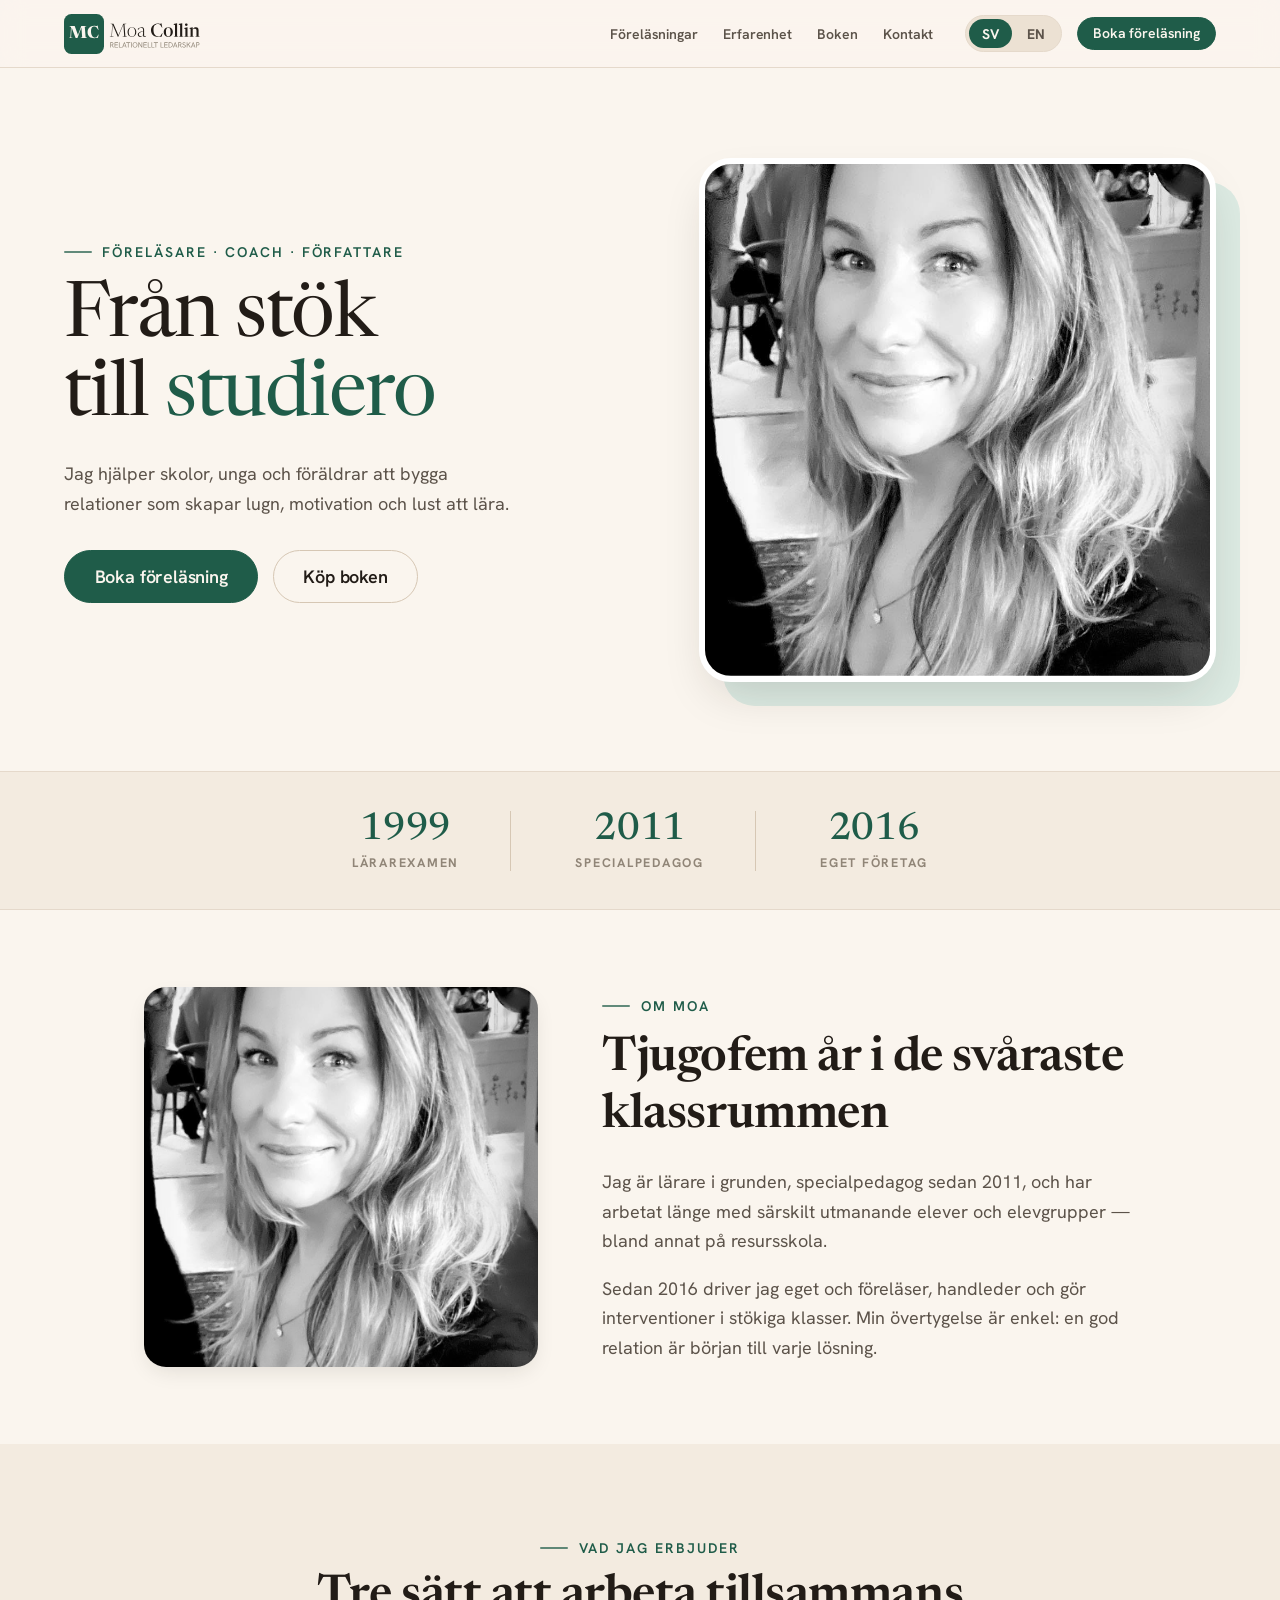
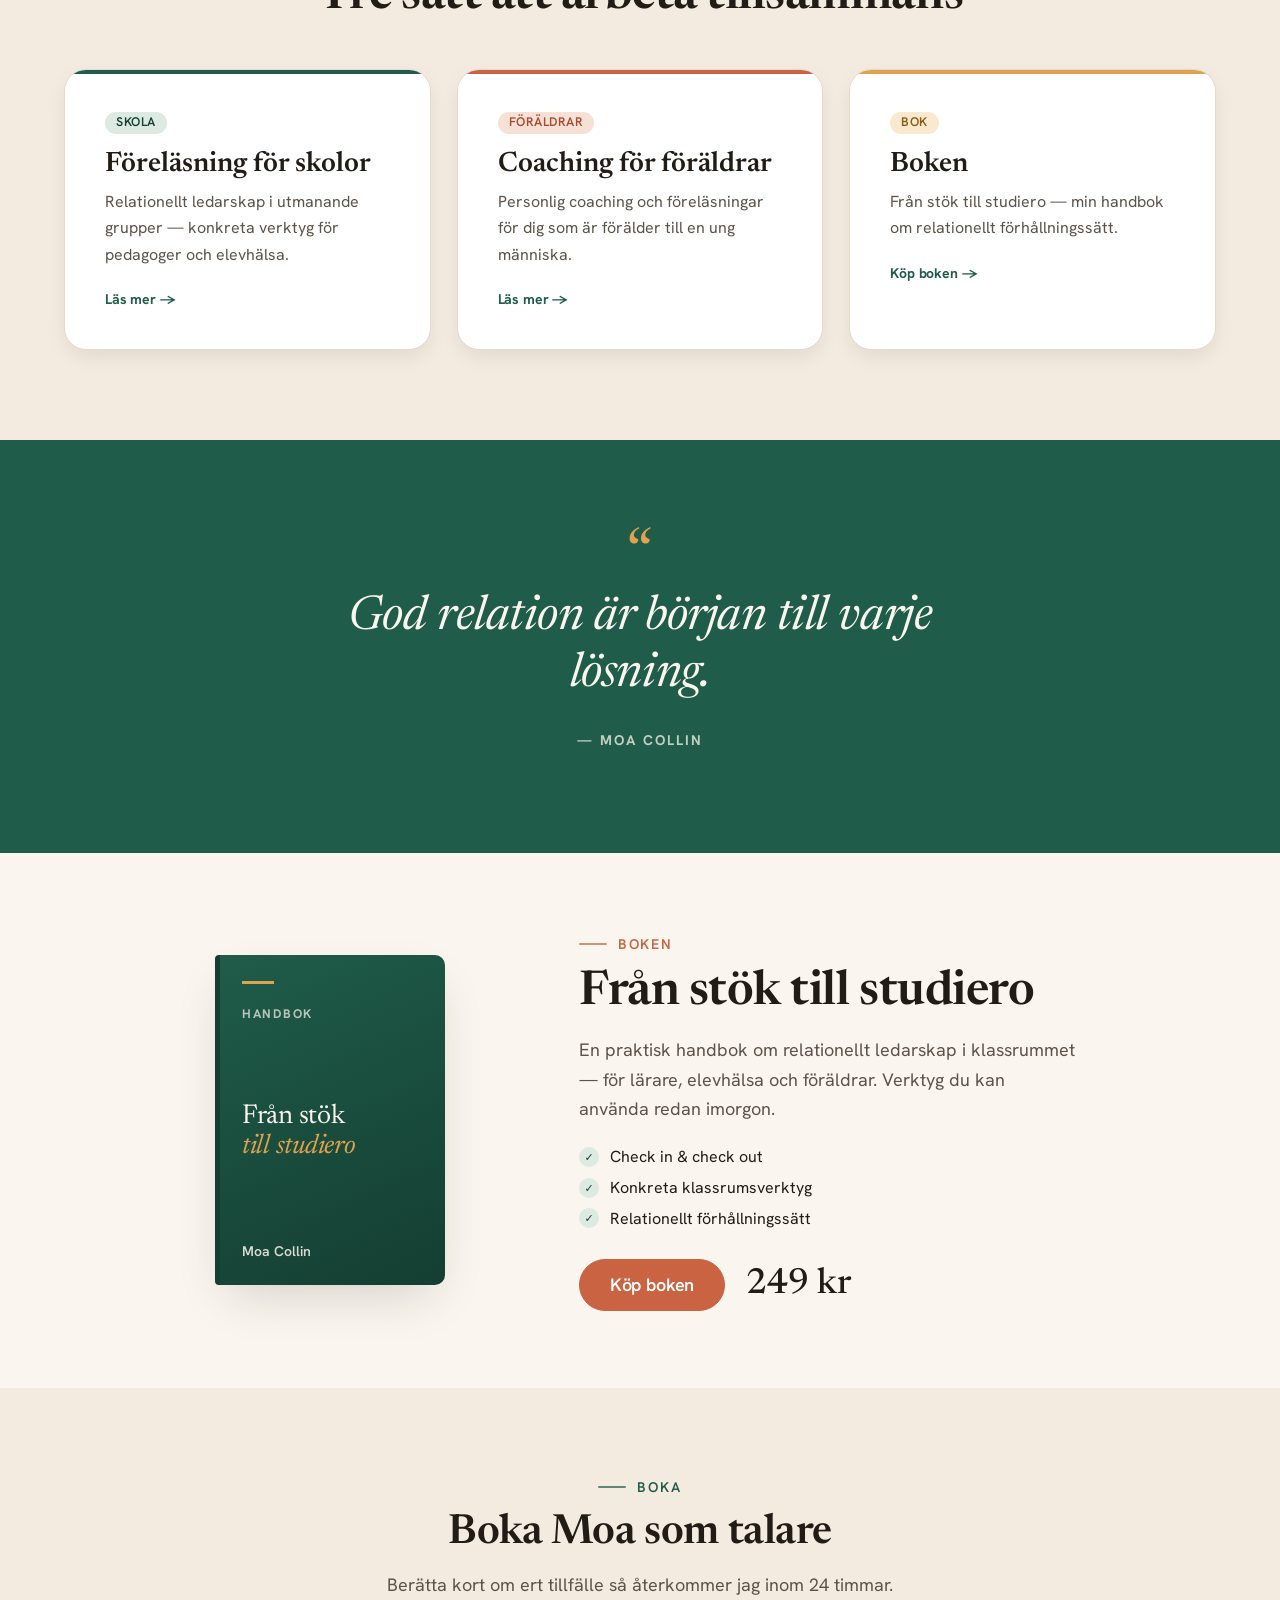
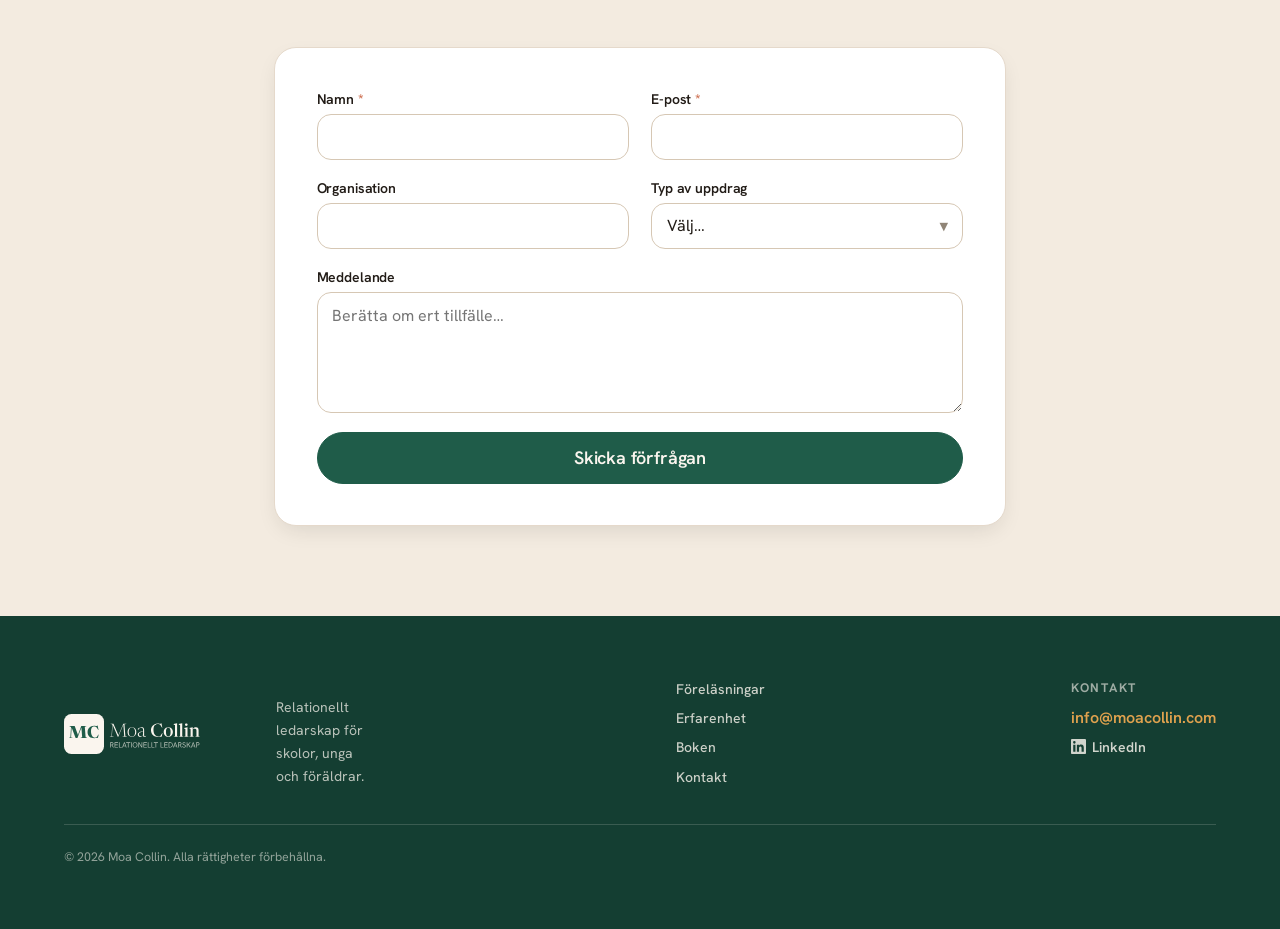
<file: index.html>
<!DOCTYPE html>
<html lang="sv">
<head>
  <meta charset="utf-8">
  <meta name="viewport" content="width=device-width, initial-scale=1">
  <title>Moa Collin — Föreläsare, coach & författare | Relationellt ledarskap</title>
  <meta name="description" content="Moa Collin hjälper skolor, unga och föräldrar att bygga relationer som skapar lugn, motivation och lust att lära. Boka föreläsning eller köp boken Från stök till studiero.">
  <link rel="canonical" href="https://moacollin.com/">
  <meta property="og:type" content="website">
  <meta property="og:site_name" content="Moa Collin">
  <meta property="og:title" content="Moa Collin — Från stök till studiero">
  <meta property="og:description" content="Föreläsare, coach & författare. Relationellt ledarskap för skolor, unga och föräldrar.">
  <meta property="og:url" content="https://moacollin.com/">
  <meta property="og:image" content="https://moacollin.com/assets/moa-portrait.jpg">
  <meta name="twitter:card" content="summary_large_image">
  <link rel="preconnect" href="https://fonts.googleapis.com">
  <link rel="preconnect" href="https://fonts.gstatic.com" crossorigin>
  <link rel="icon" type="image/png" sizes="32x32" href="/favicon/favicon-32x32.png">
  <link rel="icon" type="image/png" sizes="16x16" href="/favicon/favicon-16x16.png">
  <link rel="shortcut icon" href="/favicon/favicon.ico">
  <link rel="apple-touch-icon" sizes="180x180" href="/favicon/apple-touch-icon.png">
  <link rel="manifest" href="/favicon/site.webmanifest">
  <meta name="theme-color" content="#1F5C49">
  <link rel="stylesheet" href="/assets/styles.css?v=2">
</head>
<body data-page="home">
  <a class="skip-link" href="#app">Hoppa till innehåll</a>
  <header class="site-header" id="site-header"></header>
  <main id="app">
    <noscript>
      <section class="section"><div class="inner-md">
        <h1>Moa Collin — Från stök till studiero</h1>
        <p>Föreläsare, coach och författare. Jag hjälper skolor, unga och föräldrar att bygga
        relationer som skapar lugn, motivation och lust att lära.</p>
        <p>Boka eller köp boken: <a href="mailto:info@moacollin.com">info@moacollin.com</a></p>
      </div></section>
    </noscript>
  </main>
  <footer class="site-footer" id="site-footer"></footer>
  <script src="/assets/app.js?v=2"></script>
</body>
</html>
</file>
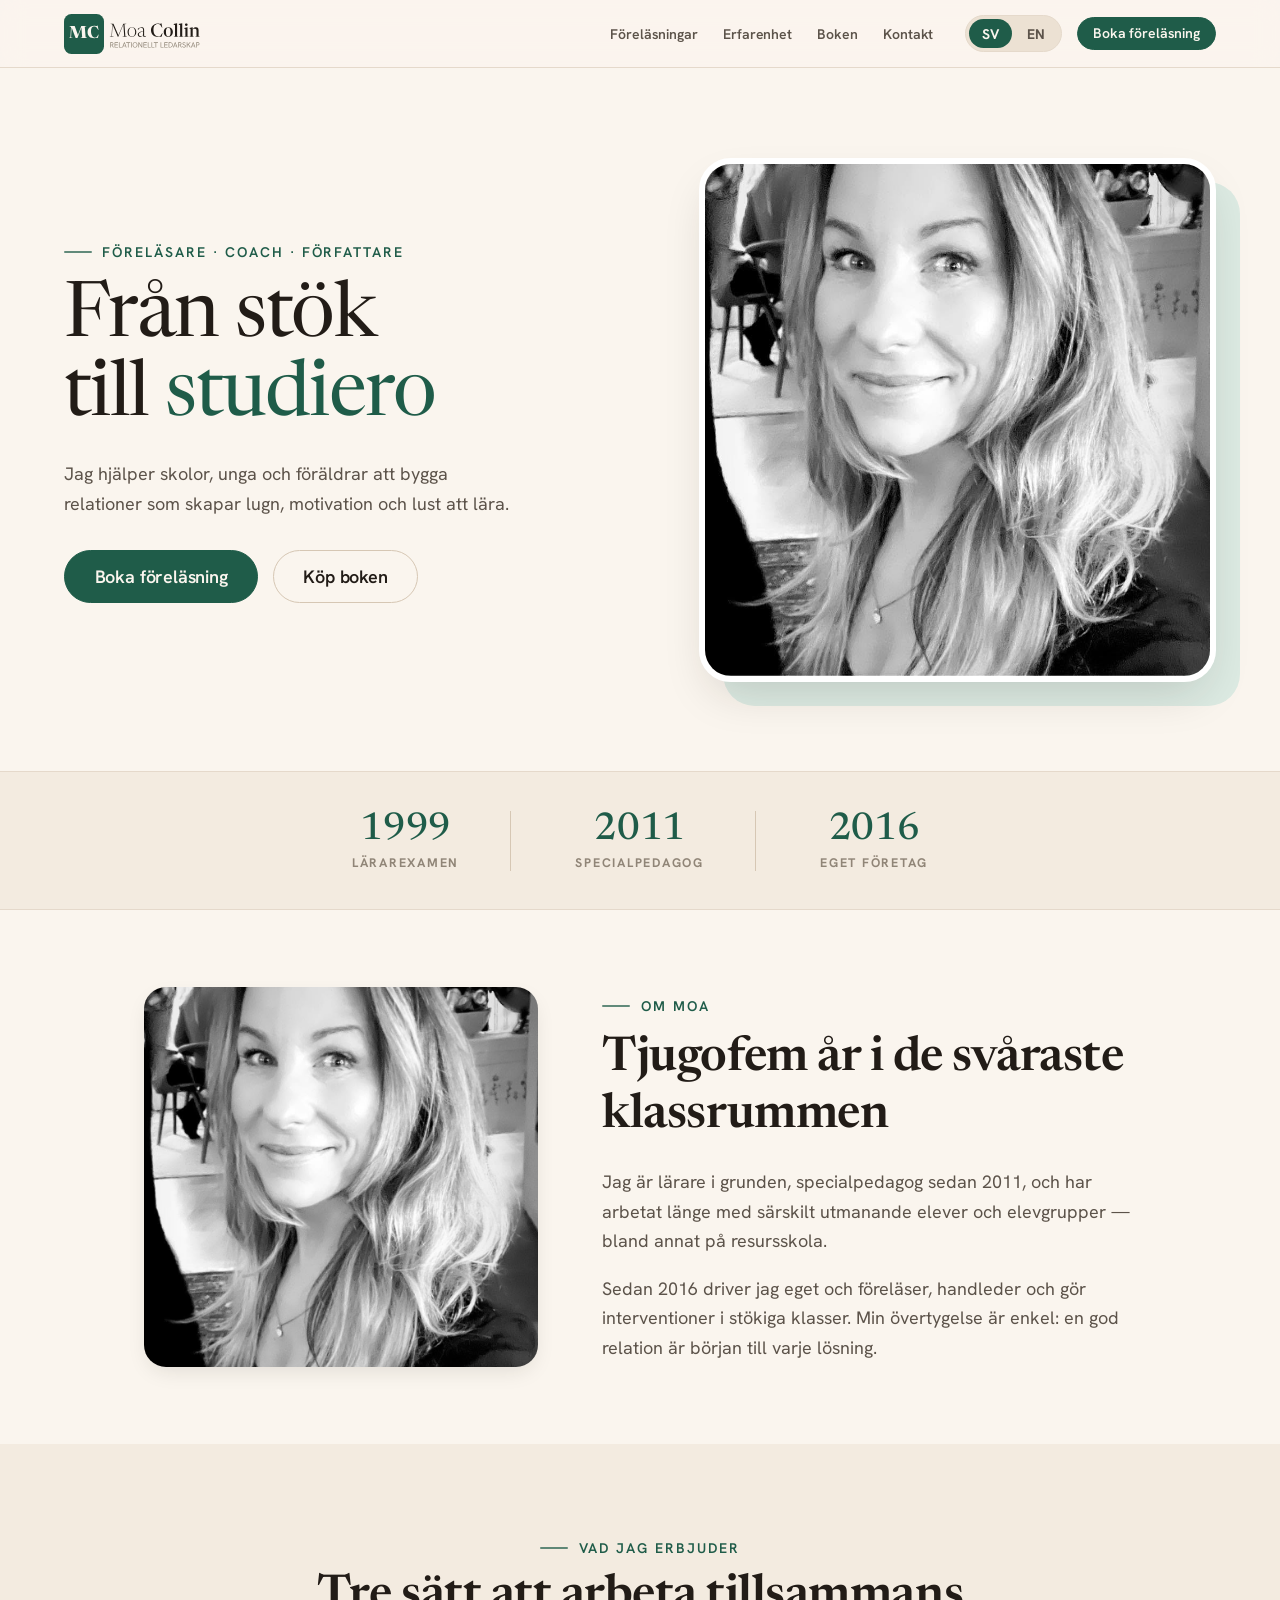
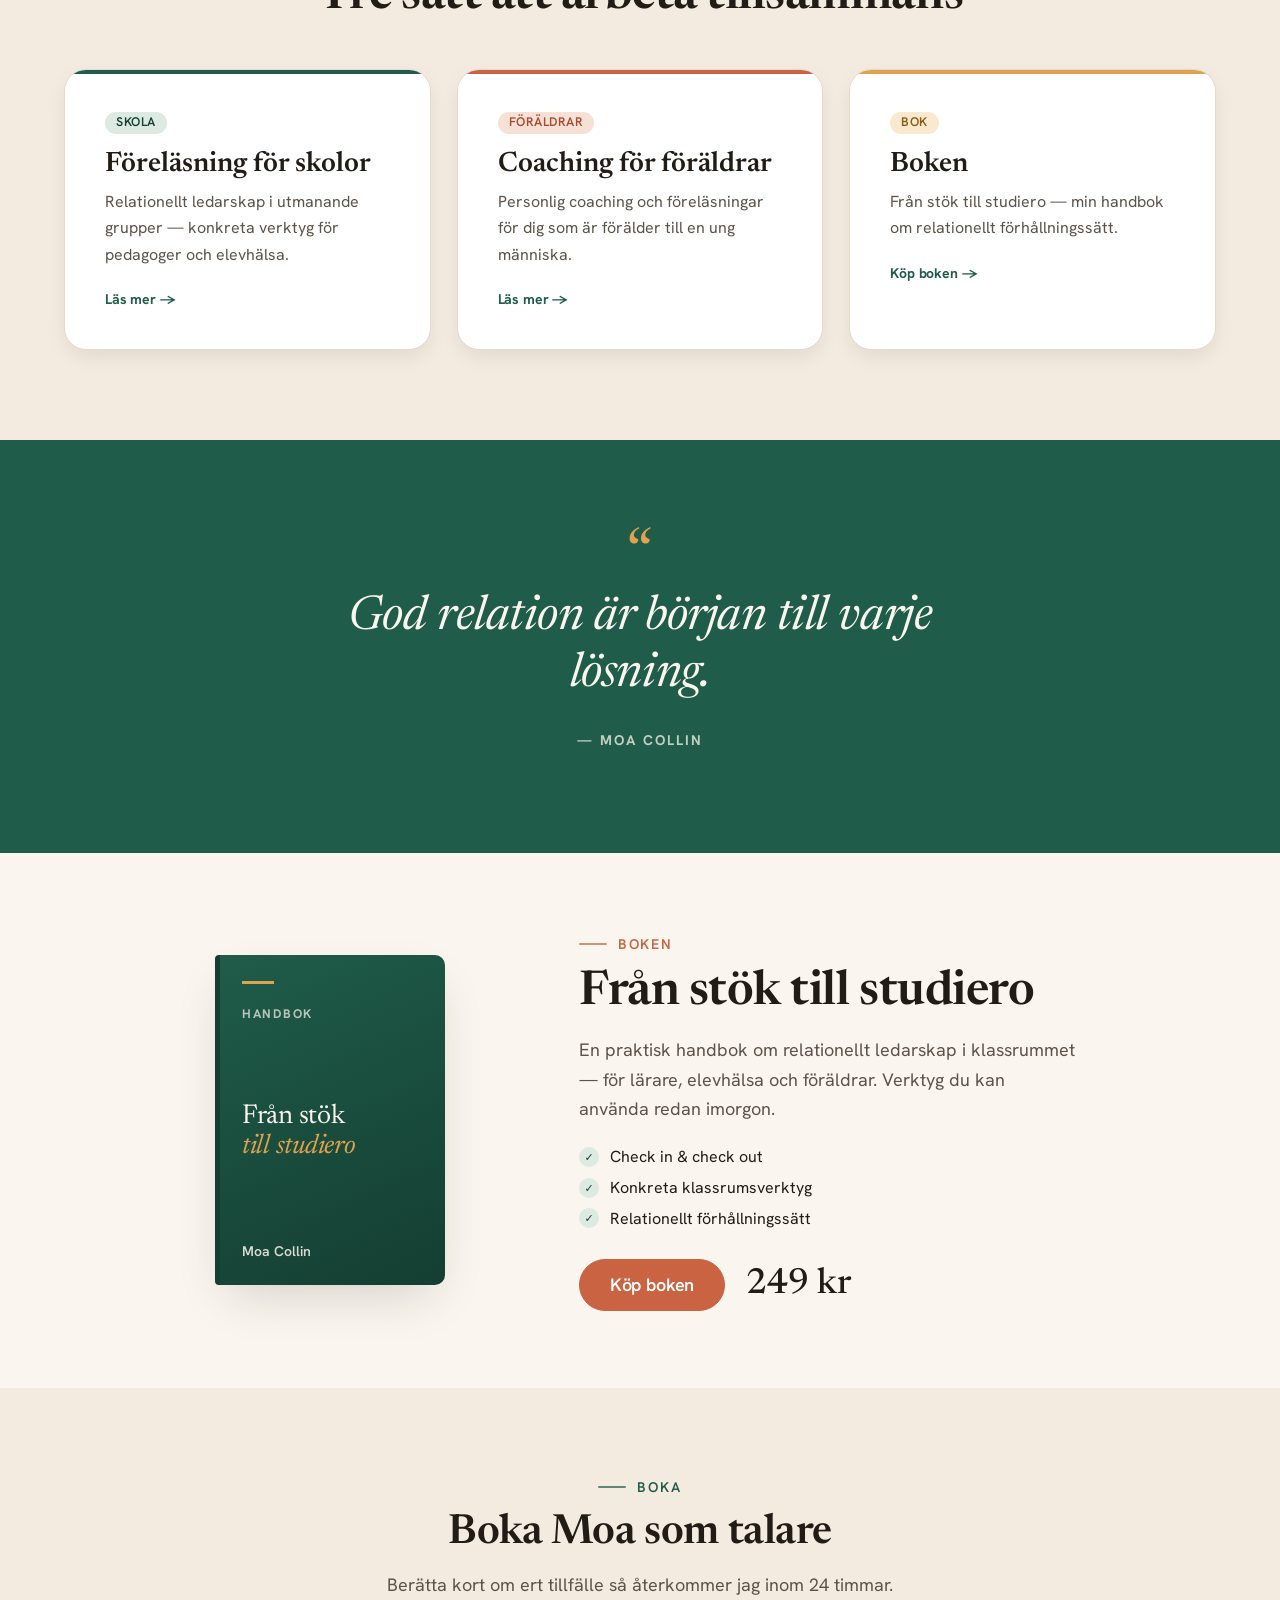
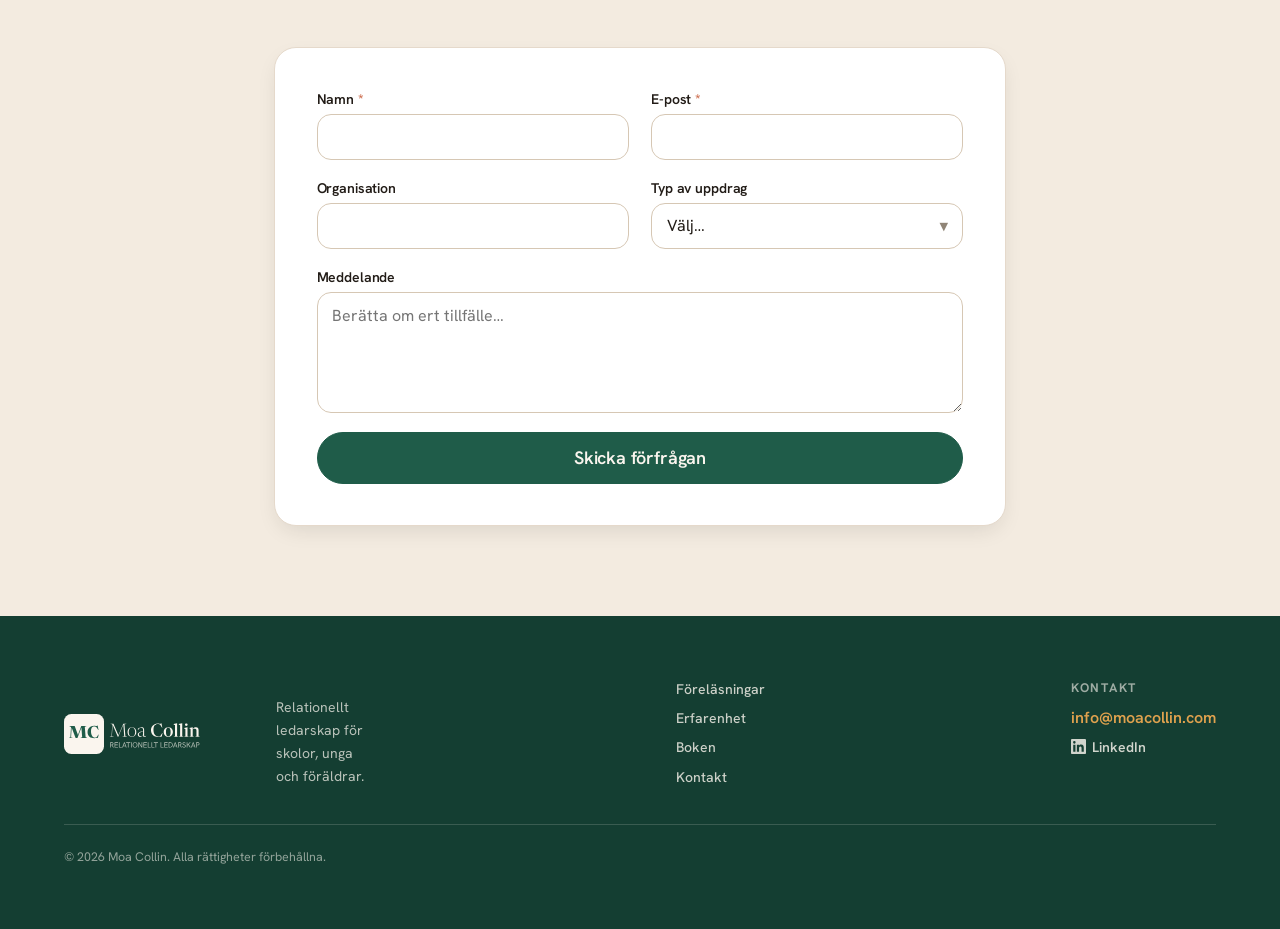
<file: public/index.html>
<!DOCTYPE html>
<html lang="sv">
<head>
  <meta charset="utf-8">
  <meta name="viewport" content="width=device-width, initial-scale=1">
  <title>Moa Collin — Föreläsare, coach & författare | Relationellt ledarskap</title>
  <meta name="description" content="Moa Collin hjälper skolor, unga och föräldrar att bygga relationer som skapar lugn, motivation och lust att lära. Boka föreläsning eller köp boken Från stök till studiero.">
  <link rel="canonical" href="https://moacollin.com/">
  <meta property="og:type" content="website">
  <meta property="og:locale" content="sv_SE">
  <meta property="og:site_name" content="Moa Collin">
  <meta property="og:title" content="Moa Collin — Från stök till studiero">
  <meta property="og:description" content="Föreläsare, coach & författare. Relationellt ledarskap för skolor, unga och föräldrar.">
  <meta property="og:url" content="https://moacollin.com/">
  <meta property="og:image" content="https://moacollin.com/assets/og.png">
  <meta property="og:image:width" content="1200">
  <meta property="og:image:height" content="630">
  <meta name="twitter:card" content="summary_large_image">
  <meta name="twitter:image" content="https://moacollin.com/assets/og.png">
  <link rel="preconnect" href="https://fonts.googleapis.com">
  <link rel="preconnect" href="https://fonts.gstatic.com" crossorigin>
  <link rel="icon" type="image/png" sizes="32x32" href="/favicon/favicon-32x32.png">
  <link rel="icon" type="image/png" sizes="16x16" href="/favicon/favicon-16x16.png">
  <link rel="shortcut icon" href="/favicon/favicon.ico">
  <link rel="apple-touch-icon" sizes="180x180" href="/favicon/apple-touch-icon.png">
  <link rel="manifest" href="/favicon/site.webmanifest">
  <meta name="theme-color" content="#1F5C49">
  <link rel="stylesheet" href="/assets/styles.css?v=2">
  <script type="application/ld+json">
{
  "@context": "https://schema.org",
  "@graph": [
    {
      "@type": "Person",
      "@id": "https://moacollin.com/#person",
      "name": "Moa Collin",
      "url": "https://moacollin.com/",
      "image": "https://moacollin.com/assets/moa.webp",
      "jobTitle": "Föreläsare, coach & författare",
      "description": "Föreläsare, coach och författare inom relationellt ledarskap. Hjälper skolor, unga och föräldrar att bygga relationer som skapar lugn, motivation och lust att lära.",
      "sameAs": [
        "https://www.linkedin.com/in/moa-collin-28b654109/"
      ],
      "knowsAbout": [
        "Relationellt ledarskap",
        "Specialpedagogik",
        "Elevhälsa",
        "Studiero",
        "Föräldracoaching"
      ]
    },
    {
      "@type": "WebSite",
      "@id": "https://moacollin.com/#website",
      "url": "https://moacollin.com/",
      "name": "Moa Collin",
      "inLanguage": "sv-SE",
      "publisher": {
        "@id": "https://moacollin.com/#person"
      }
    }
  ]
}
  </script>
</head>
<body data-page="home">
  <a class="skip-link" href="#app">Hoppa till innehåll</a>
  <header class="site-header" id="site-header"></header>
  <main id="app">
    <noscript>
      <section class="section"><div class="inner-md">
        <h1>Moa Collin — Från stök till studiero</h1>
        <p>Föreläsare, coach och författare. Jag hjälper skolor, unga och föräldrar att bygga
        relationer som skapar lugn, motivation och lust att lära.</p>
        <p>Boka eller köp boken: <a href="mailto:info@moacollin.com">info@moacollin.com</a></p>
      </div></section>
    </noscript>
  </main>
  <footer class="site-footer" id="site-footer"></footer>
  <script src="/assets/app.js?v=2"></script>
</body>
</html>
</file>
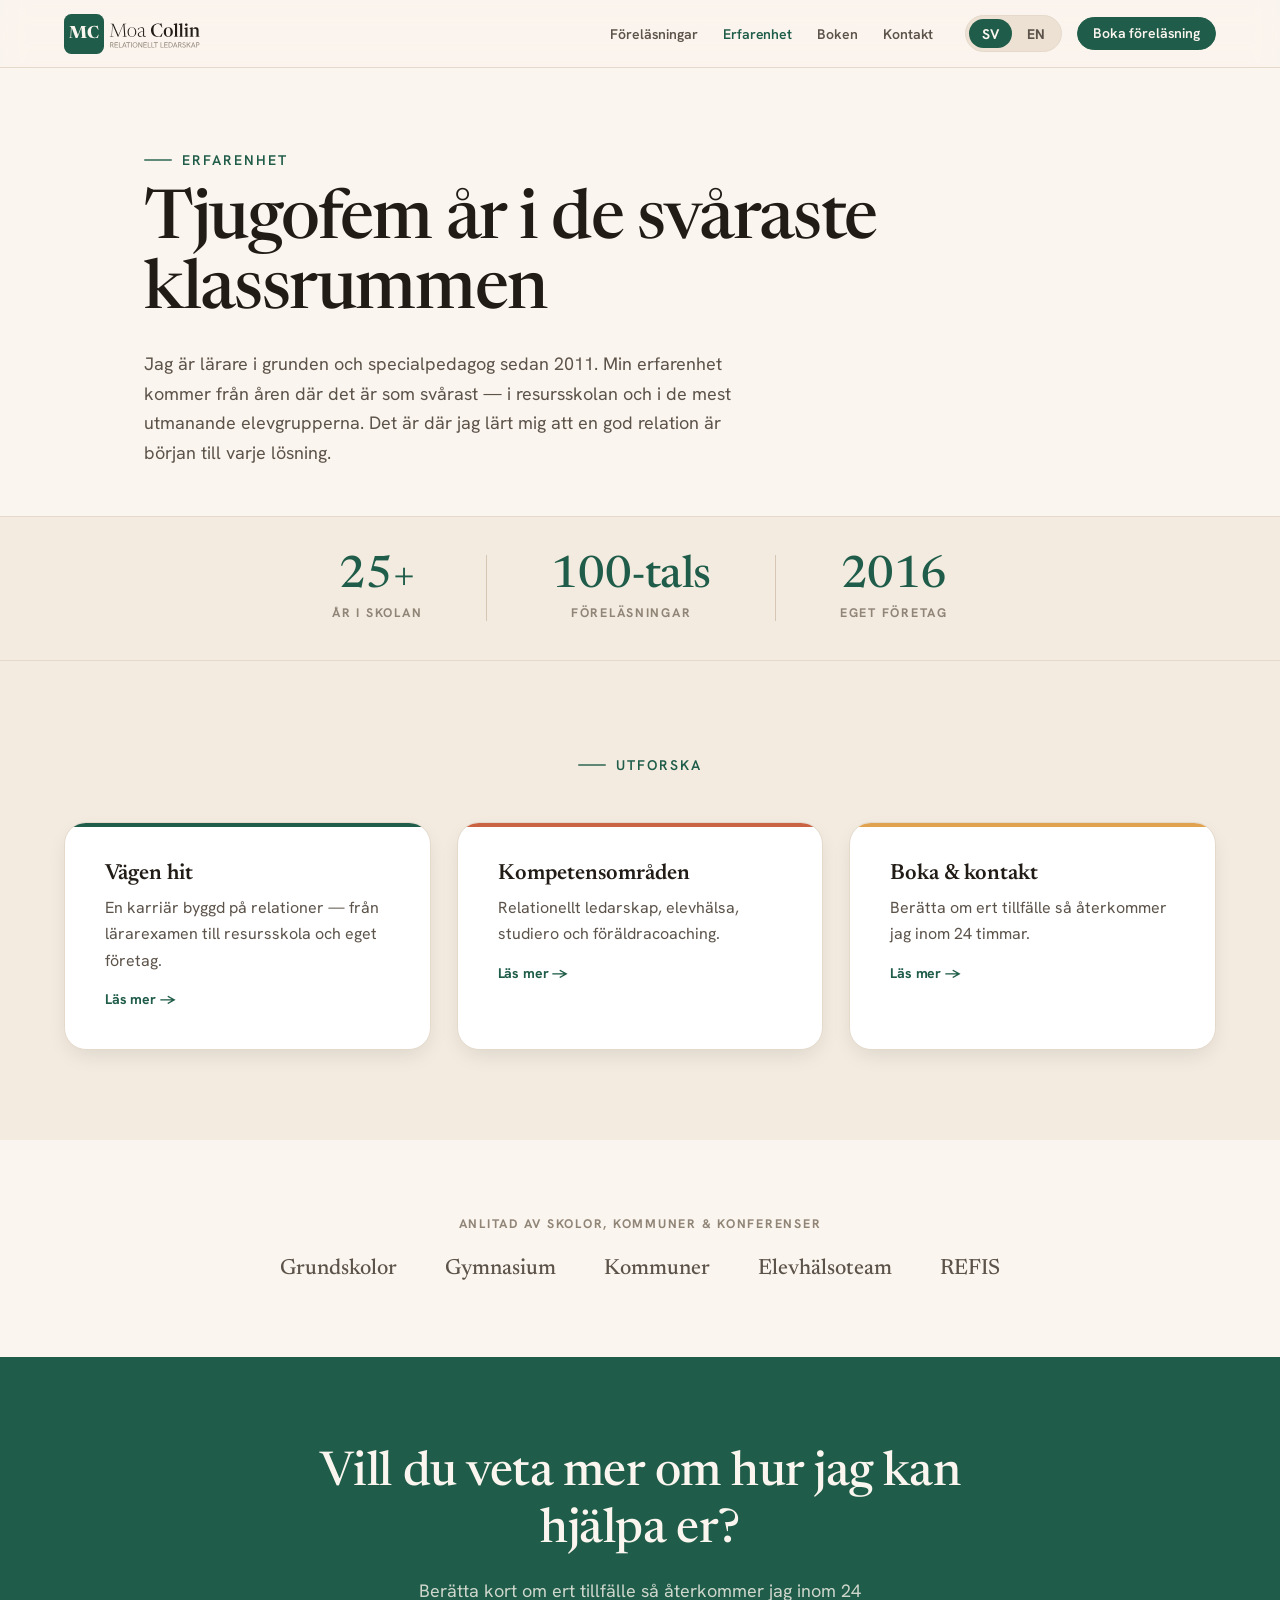
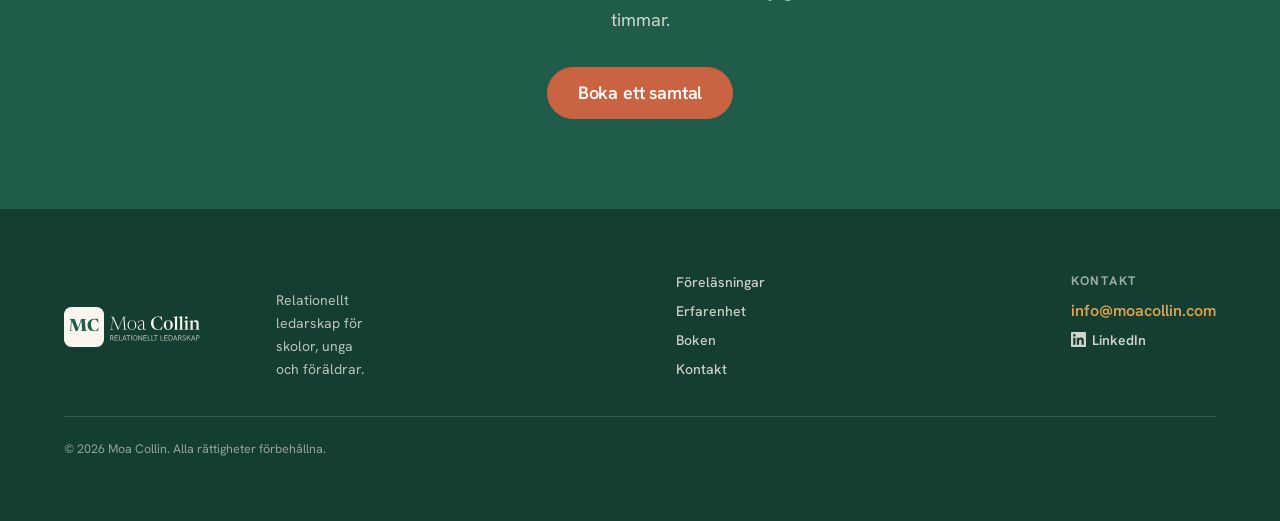
<file: erfarenhet.html>
<!DOCTYPE html>
<html lang="sv">
<head>
  <meta charset="utf-8">
  <meta name="viewport" content="width=device-width, initial-scale=1">
  <title>Erfarenhet — Moa Collin | Tjugofem år i de svåraste klassrummen</title>
  <meta name="description" content="Moa Collins erfarenhet: tjugofem år i de svåraste klassrummen, specialpedagog sedan 2011, eget företag sedan 2016. Karriär, kompetensområden och referenser.">
  <link rel="canonical" href="https://moacollin.com/erfarenhet">
  <meta property="og:type" content="website">
  <meta property="og:site_name" content="Moa Collin">
  <meta property="og:title" content="Erfarenhet — Moa Collin">
  <meta property="og:description" content="Tjugofem år i de svåraste klassrummen. Relationellt ledarskap för skolor, unga och föräldrar.">
  <meta property="og:url" content="https://moacollin.com/erfarenhet">
  <meta property="og:image" content="https://moacollin.com/assets/moa-portrait.jpg">
  <meta name="twitter:card" content="summary_large_image">
  <link rel="preconnect" href="https://fonts.googleapis.com">
  <link rel="preconnect" href="https://fonts.gstatic.com" crossorigin>
  <link rel="icon" type="image/png" sizes="32x32" href="/favicon/favicon-32x32.png">
  <link rel="icon" type="image/png" sizes="16x16" href="/favicon/favicon-16x16.png">
  <link rel="shortcut icon" href="/favicon/favicon.ico">
  <link rel="apple-touch-icon" sizes="180x180" href="/favicon/apple-touch-icon.png">
  <link rel="manifest" href="/favicon/site.webmanifest">
  <meta name="theme-color" content="#1F5C49">
  <link rel="stylesheet" href="/assets/styles.css?v=2">
</head>
<body data-page="experience">
  <a class="skip-link" href="#app">Hoppa till innehåll</a>
  <header class="site-header" id="site-header"></header>
  <main id="app">
    <noscript>
      <section class="section"><div class="inner-md">
        <h1>Moa Collin — Erfarenhet</h1>
        <p>Tjugofem år i de svåraste klassrummen. Specialpedagog sedan 2011, eget företag sedan 2016.
        Kontakt: <a href="mailto:info@moacollin.com">info@moacollin.com</a></p>
      </div></section>
    </noscript>
  </main>
  <footer class="site-footer" id="site-footer"></footer>
  <script src="/assets/app.js?v=2"></script>
</body>
</html>
</file>
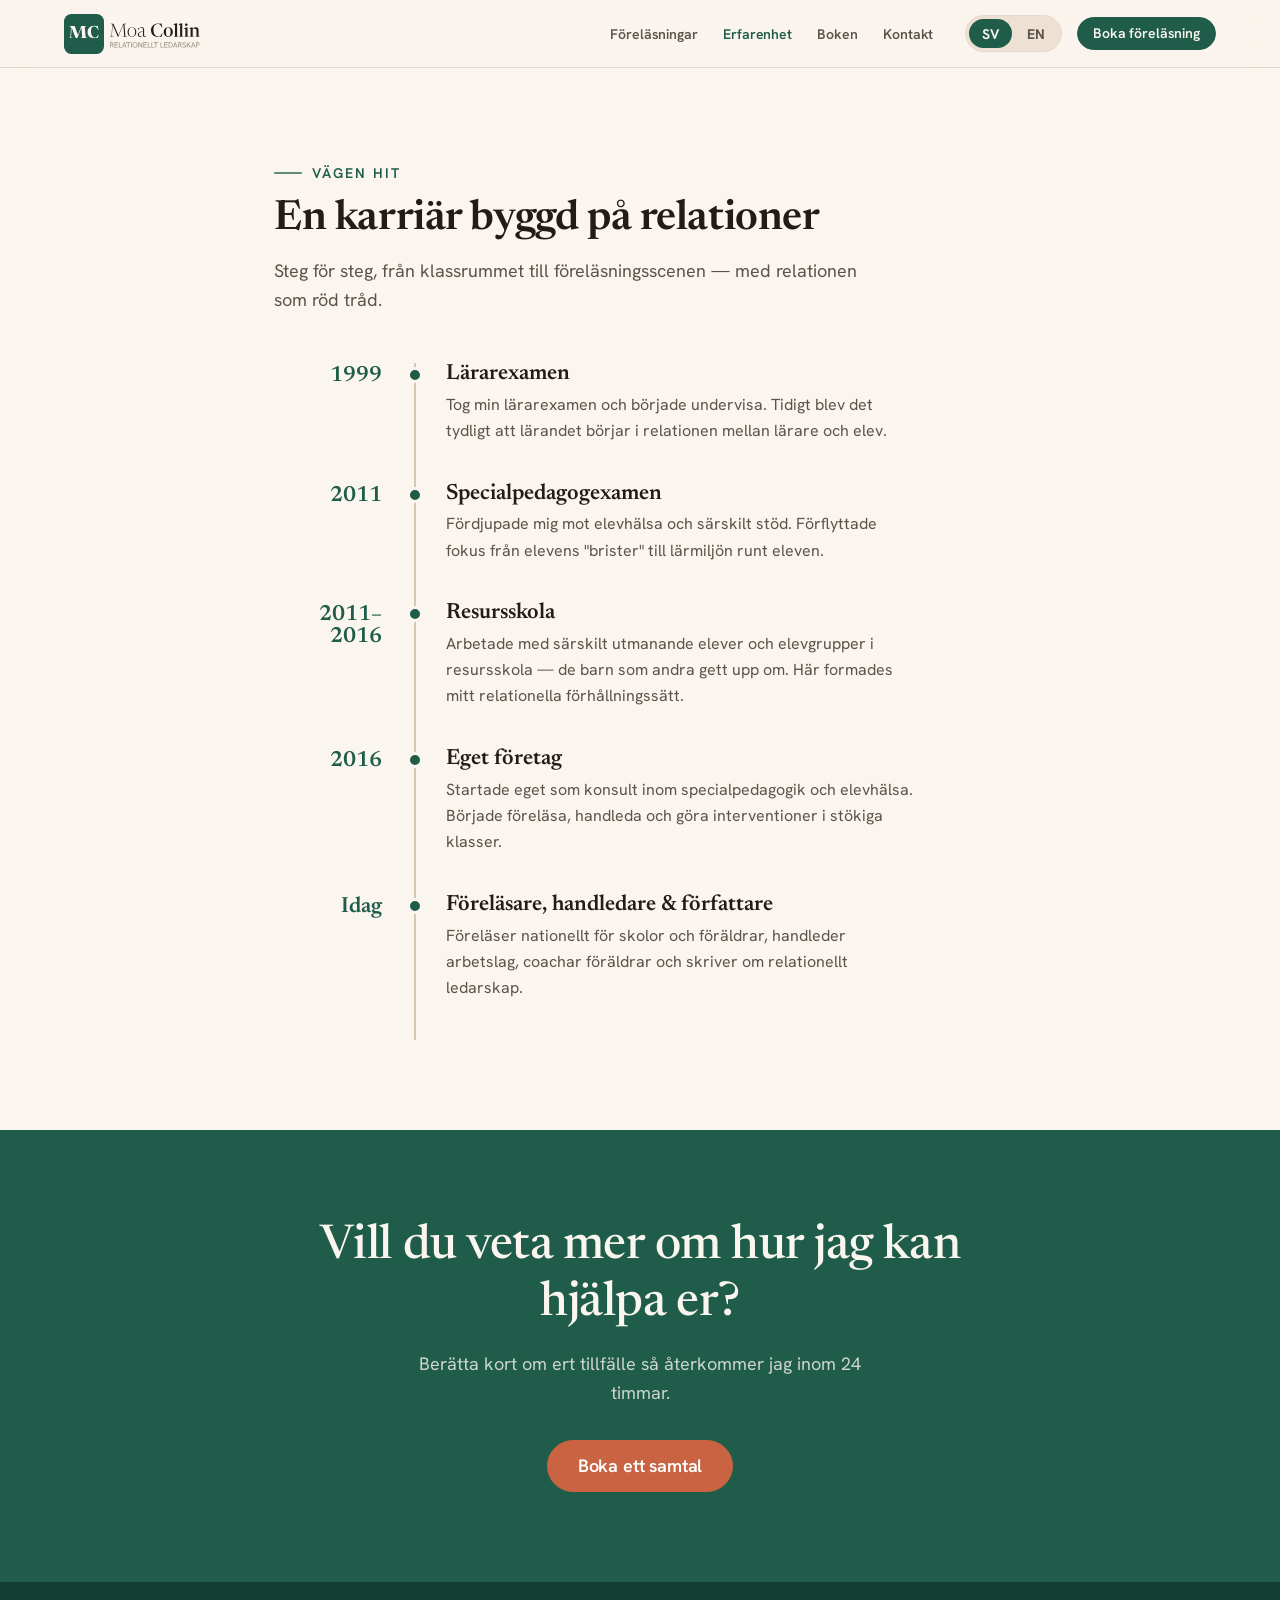
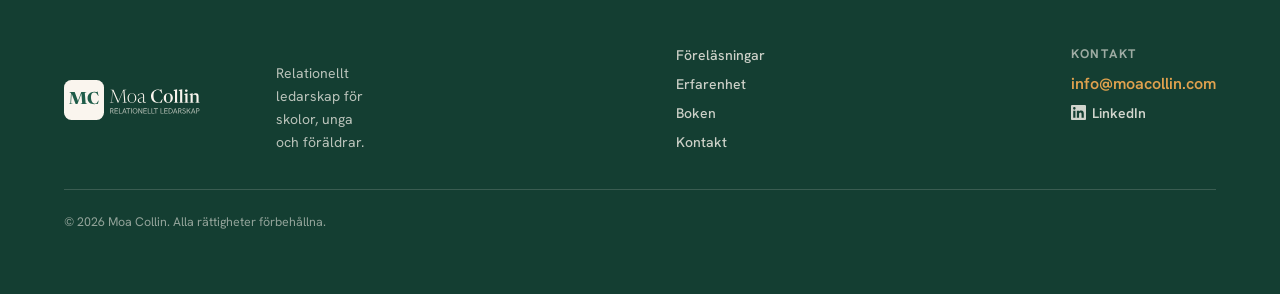
<file: karriar.html>
<!DOCTYPE html>
<html lang="sv">
<head>
  <meta charset="utf-8">
  <meta name="viewport" content="width=device-width, initial-scale=1">
  <title>Karriär — Moa Collin | En karriär byggd på relationer</title>
  <meta name="description" content="Vägen hit: från lärarexamen 1999 och specialpedagogexamen till resursskola, eget företag och nationella föreläsningar. En karriär byggd på relationer.">
  <link rel="canonical" href="https://moacollin.com/karriar">
  <meta property="og:type" content="article">
  <meta property="og:site_name" content="Moa Collin">
  <meta property="og:title" content="Karriär — En karriär byggd på relationer">
  <meta property="og:description" content="Från lärarexamen till resursskola och eget företag — med relationen som röd tråd.">
  <meta property="og:url" content="https://moacollin.com/karriar">
  <meta property="og:image" content="https://moacollin.com/assets/moa-portrait.jpg">
  <meta name="twitter:card" content="summary_large_image">
  <link rel="preconnect" href="https://fonts.googleapis.com">
  <link rel="preconnect" href="https://fonts.gstatic.com" crossorigin>
  <link rel="icon" type="image/png" sizes="32x32" href="/favicon/favicon-32x32.png">
  <link rel="icon" type="image/png" sizes="16x16" href="/favicon/favicon-16x16.png">
  <link rel="shortcut icon" href="/favicon/favicon.ico">
  <link rel="apple-touch-icon" sizes="180x180" href="/favicon/apple-touch-icon.png">
  <link rel="manifest" href="/favicon/site.webmanifest">
  <meta name="theme-color" content="#1F5C49">
  <link rel="stylesheet" href="/assets/styles.css?v=2">
</head>
<body data-page="karriar">
  <a class="skip-link" href="#app">Hoppa till innehåll</a>
  <header class="site-header" id="site-header"></header>
  <main id="app">
    <noscript>
      <section class="section"><div class="inner-md">
        <h1>En karriär byggd på relationer</h1>
        <p>1999 Lärarexamen · 2011 Specialpedagogexamen · 2011–2016 Resursskola · 2016 Eget företag · Idag Föreläsare, handledare &amp; författare.</p>
      </div></section>
    </noscript>
  </main>
  <footer class="site-footer" id="site-footer"></footer>
  <script src="/assets/app.js?v=2"></script>
</body>
</html>
</file>
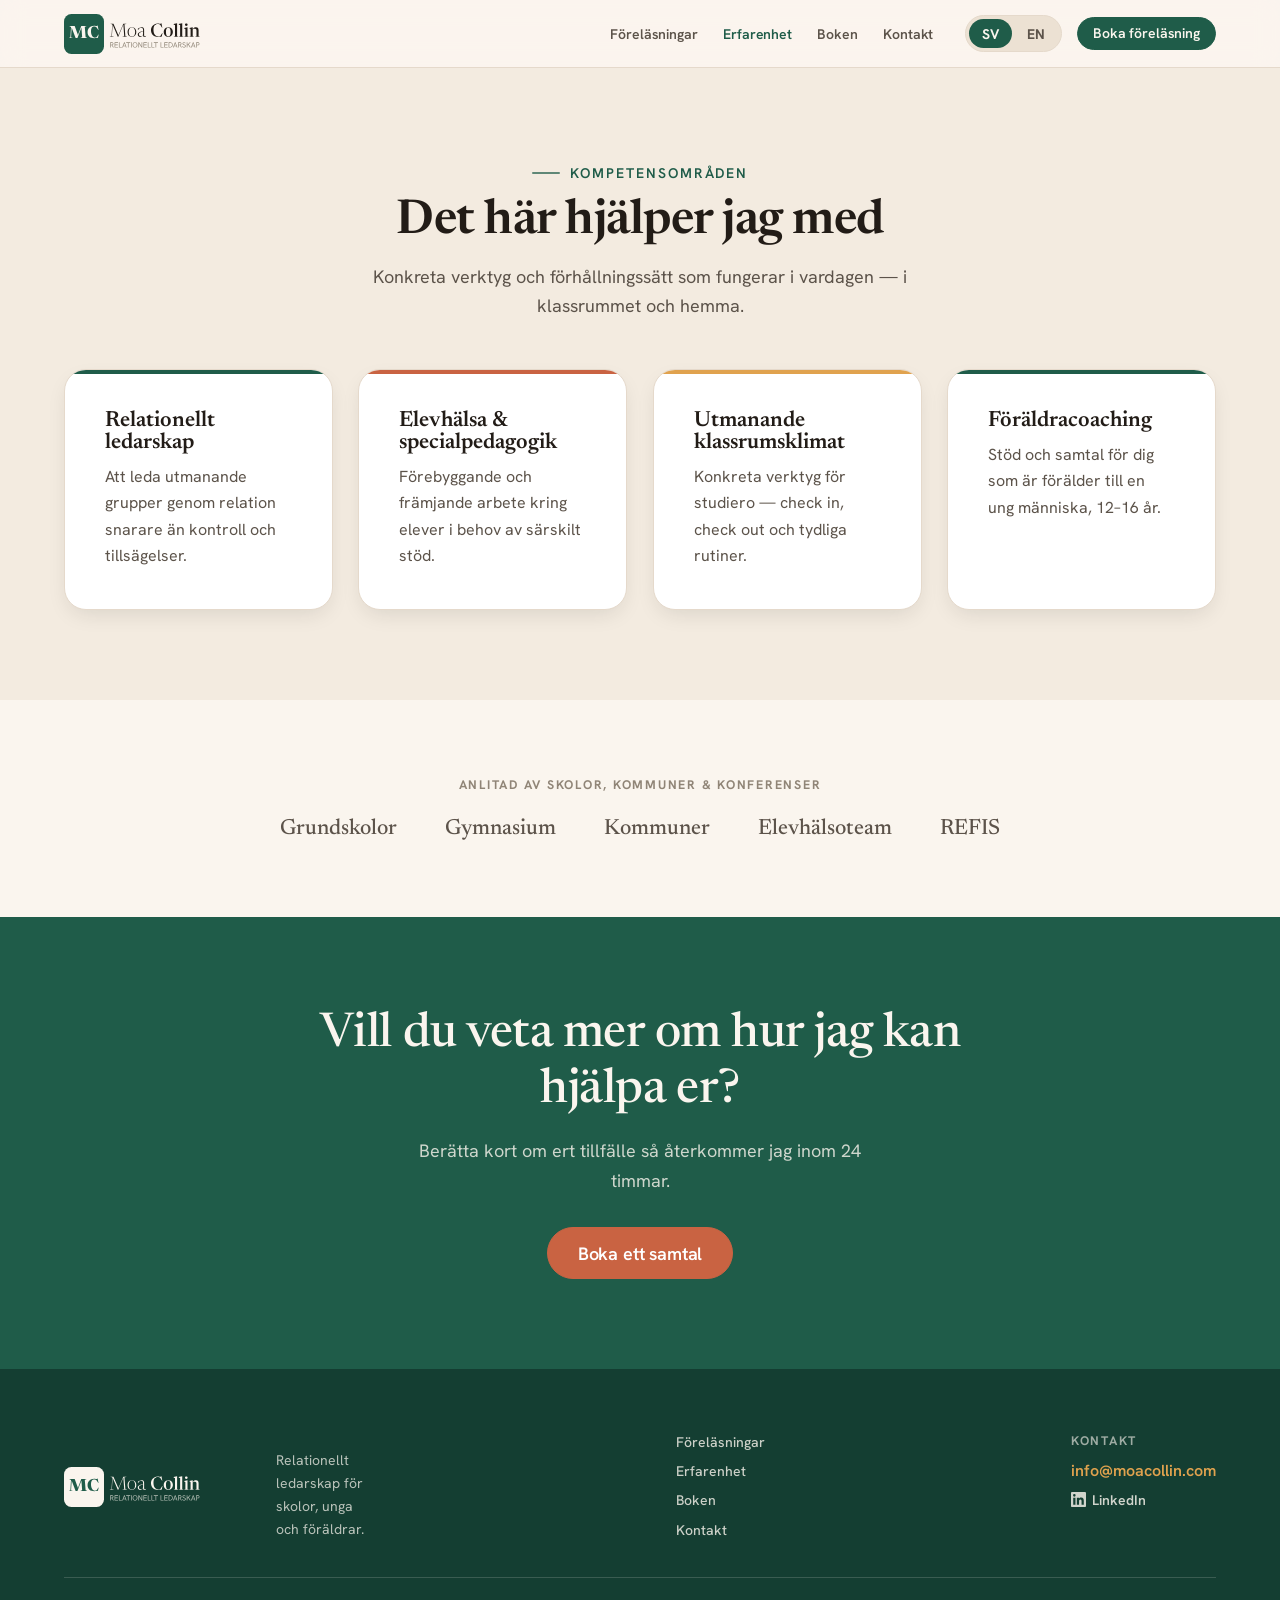
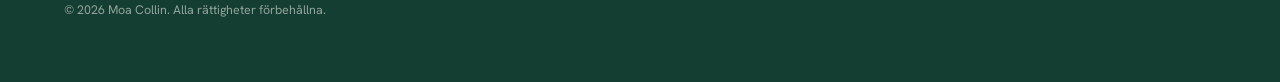
<file: kompetens.html>
<!DOCTYPE html>
<html lang="sv">
<head>
  <meta charset="utf-8">
  <meta name="viewport" content="width=device-width, initial-scale=1">
  <title>Kompetensområden — Moa Collin | Det här hjälper jag med</title>
  <meta name="description" content="Relationellt ledarskap, elevhälsa och specialpedagogik, utmanande klassrumsklimat och föräldracoaching — konkreta verktyg för skolor, unga och föräldrar.">
  <link rel="canonical" href="https://moacollin.com/kompetens">
  <meta property="og:type" content="article">
  <meta property="og:site_name" content="Moa Collin">
  <meta property="og:title" content="Kompetensområden — Det här hjälper jag med">
  <meta property="og:description" content="Relationellt ledarskap, elevhälsa, studiero och föräldracoaching.">
  <meta property="og:url" content="https://moacollin.com/kompetens">
  <meta property="og:image" content="https://moacollin.com/assets/moa-portrait.jpg">
  <meta name="twitter:card" content="summary_large_image">
  <link rel="preconnect" href="https://fonts.googleapis.com">
  <link rel="preconnect" href="https://fonts.gstatic.com" crossorigin>
  <link rel="icon" type="image/png" sizes="32x32" href="/favicon/favicon-32x32.png">
  <link rel="icon" type="image/png" sizes="16x16" href="/favicon/favicon-16x16.png">
  <link rel="shortcut icon" href="/favicon/favicon.ico">
  <link rel="apple-touch-icon" sizes="180x180" href="/favicon/apple-touch-icon.png">
  <link rel="manifest" href="/favicon/site.webmanifest">
  <meta name="theme-color" content="#1F5C49">
  <link rel="stylesheet" href="/assets/styles.css?v=2">
</head>
<body data-page="kompetens">
  <a class="skip-link" href="#app">Hoppa till innehåll</a>
  <header class="site-header" id="site-header"></header>
  <main id="app">
    <noscript>
      <section class="section"><div class="inner-md">
        <h1>Det här hjälper jag med</h1>
        <p>Relationellt ledarskap · Elevhälsa &amp; specialpedagogik · Utmanande klassrumsklimat · Föräldracoaching.</p>
      </div></section>
    </noscript>
  </main>
  <footer class="site-footer" id="site-footer"></footer>
  <script src="/assets/app.js?v=2"></script>
</body>
</html>
</file>
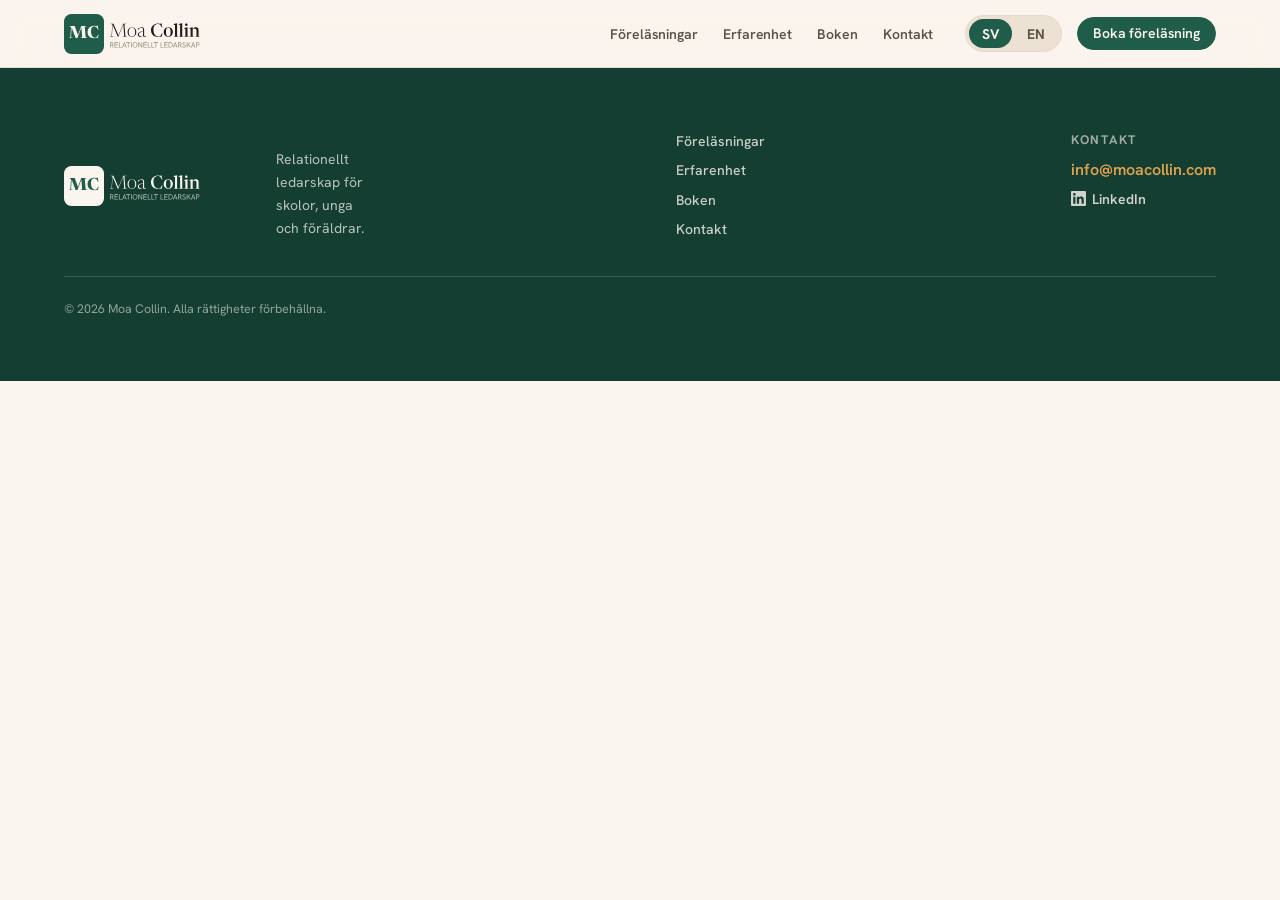
<file: public/boken.html>
<!DOCTYPE html>
<html lang="sv">
<head>
  <meta charset="utf-8">
  <meta name="viewport" content="width=device-width, initial-scale=1">
  <title>Boken — Från stök till studiero | Moa Collin</title>
  <meta name="description" content="Från stök till studiero — en praktisk handbok om relationellt ledarskap i klassrummet, för lärare, elevhälsa och föräldrar. Förbeställ för 125 kr — släpps i december 2026.">
  <link rel="canonical" href="https://moacollin.com/boken">
  <meta property="og:type" content="book">
  <meta property="og:locale" content="sv_SE">
  <meta property="og:site_name" content="Moa Collin">
  <meta property="og:title" content="Boken — Från stök till studiero">
  <meta property="og:description" content="En praktisk handbok om relationellt ledarskap i klassrummet. Förbeställ för 125 kr — släpps i december 2026.">
  <meta property="og:url" content="https://moacollin.com/boken">
  <meta property="og:image" content="https://moacollin.com/assets/og.png">
  <meta property="og:image:width" content="1200">
  <meta property="og:image:height" content="630">
  <meta name="twitter:card" content="summary_large_image">
  <meta name="twitter:image" content="https://moacollin.com/assets/og.png">
  <link rel="preconnect" href="https://fonts.googleapis.com">
  <link rel="preconnect" href="https://fonts.gstatic.com" crossorigin>
  <link rel="icon" type="image/png" sizes="32x32" href="/favicon/favicon-32x32.png">
  <link rel="icon" type="image/png" sizes="16x16" href="/favicon/favicon-16x16.png">
  <link rel="shortcut icon" href="/favicon/favicon.ico">
  <link rel="apple-touch-icon" sizes="180x180" href="/favicon/apple-touch-icon.png">
  <link rel="manifest" href="/favicon/site.webmanifest">
  <meta name="theme-color" content="#1F5C49">
  <link rel="stylesheet" href="/assets/styles.css?v=2">
  <script type="application/ld+json">
{
  "@context": "https://schema.org",
  "@graph": [
    {
      "@type": "Book",
      "name": "Från stök till studiero",
      "url": "https://moacollin.com/boken",
      "inLanguage": "sv-SE",
      "author": {
        "@type": "Person",
        "name": "Moa Collin",
        "url": "https://moacollin.com/"
      },
      "bookFormat": "https://schema.org/Paperback",
      "about": [
        "Relationellt ledarskap",
        "Specialpedagogik",
        "Studiero"
      ],
      "description": "En praktisk handbok om relationellt ledarskap i klassrummet — för lärare, elevhälsa och föräldrar.",
      "offers": {
        "@type": "Offer",
        "price": "125",
        "priceCurrency": "SEK",
        "availability": "https://schema.org/PreOrder"
      }
    },
    {
      "@type": "BreadcrumbList",
      "itemListElement": [
        {
          "@type": "ListItem",
          "position": 1,
          "name": "Hem",
          "item": "https://moacollin.com/"
        },
        {
          "@type": "ListItem",
          "position": 2,
          "name": "Boken",
          "item": "https://moacollin.com/boken"
        }
      ]
    }
  ]
}
  </script>
</head>
<body data-page="bok">
  <a class="skip-link" href="#app">Hoppa till innehåll</a>
  <header class="site-header" id="site-header"></header>
  <main id="app">
    <noscript>
      <section class="section"><div class="inner-md">
        <h1>Från stök till studiero</h1>
        <p>En praktisk handbok om relationellt ledarskap i klassrummet — för lärare, elevhälsa och föräldrar.</p>
        <p>Beställ: <a href="mailto:info@moacollin.com">info@moacollin.com</a></p>
      </div></section>
    </noscript>
  </main>
  <footer class="site-footer" id="site-footer"></footer>
  <script src="/assets/app.js?v=2"></script>
</body>
</html>
</file>
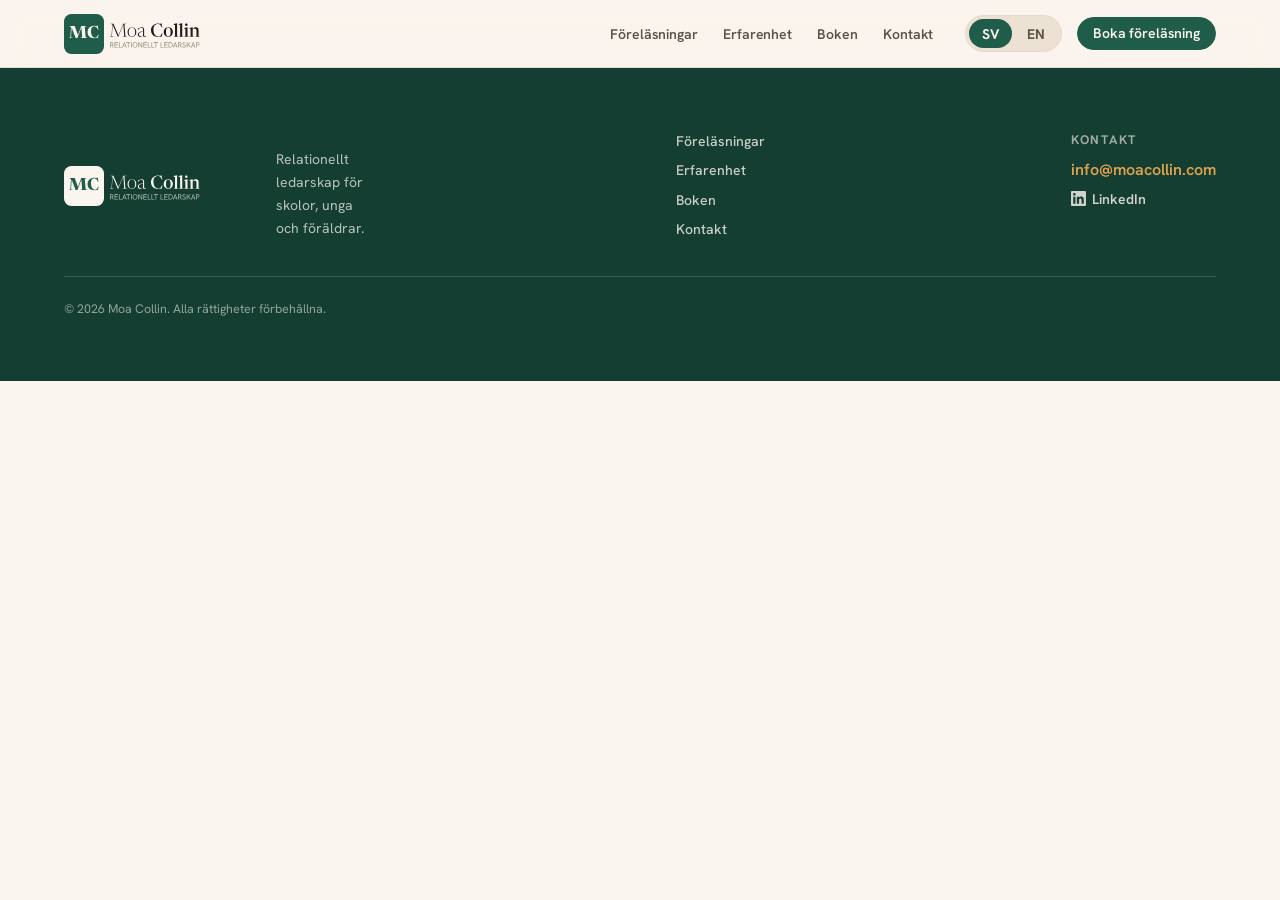
<file: public/coaching-foraldrar.html>
<!DOCTYPE html>
<html lang="sv">
<head>
  <meta charset="utf-8">
  <meta name="viewport" content="width=device-width, initial-scale=1">
  <title>Coaching för föräldrar — Moa Collin | Relationellt förhållningssätt</title>
  <meta name="description" content="Personlig coaching och föreläsningar för dig som är förälder till en ung människa, 12–16 år — relationellt förhållningssätt som skapar lugn hemma.">
  <link rel="canonical" href="https://moacollin.com/coaching-foraldrar">
  <meta property="og:type" content="article">
  <meta property="og:locale" content="sv_SE">
  <meta property="og:site_name" content="Moa Collin">
  <meta property="og:title" content="Coaching för föräldrar — Moa Collin">
  <meta property="og:description" content="Personlig coaching och föreläsningar för dig som är förälder till en ung människa.">
  <meta property="og:url" content="https://moacollin.com/coaching-foraldrar">
  <meta property="og:image" content="https://moacollin.com/assets/og.png">
  <meta property="og:image:width" content="1200">
  <meta property="og:image:height" content="630">
  <meta name="twitter:card" content="summary_large_image">
  <meta name="twitter:image" content="https://moacollin.com/assets/og.png">
  <link rel="preconnect" href="https://fonts.googleapis.com">
  <link rel="preconnect" href="https://fonts.gstatic.com" crossorigin>
  <link rel="icon" type="image/png" sizes="32x32" href="/favicon/favicon-32x32.png">
  <link rel="icon" type="image/png" sizes="16x16" href="/favicon/favicon-16x16.png">
  <link rel="shortcut icon" href="/favicon/favicon.ico">
  <link rel="apple-touch-icon" sizes="180x180" href="/favicon/apple-touch-icon.png">
  <link rel="manifest" href="/favicon/site.webmanifest">
  <meta name="theme-color" content="#1F5C49">
  <link rel="stylesheet" href="/assets/styles.css?v=2">
  <script type="application/ld+json">
{
  "@context": "https://schema.org",
  "@graph": [
    {
      "@type": "Service",
      "name": "Coaching för föräldrar",
      "serviceType": "Coaching",
      "url": "https://moacollin.com/coaching-foraldrar",
      "description": "Personlig coaching och föreläsningar för dig som är förälder till en ung människa, 12–16 år.",
      "provider": {
        "@type": "Person",
        "name": "Moa Collin",
        "url": "https://moacollin.com/"
      },
      "areaServed": {
        "@type": "Country",
        "name": "Sverige"
      },
      "audience": {
        "@type": "Audience",
        "audienceType": "Föräldrar och vårdnadshavare"
      }
    },
    {
      "@type": "BreadcrumbList",
      "itemListElement": [
        {
          "@type": "ListItem",
          "position": 1,
          "name": "Hem",
          "item": "https://moacollin.com/"
        },
        {
          "@type": "ListItem",
          "position": 2,
          "name": "Coaching för föräldrar",
          "item": "https://moacollin.com/coaching-foraldrar"
        }
      ]
    }
  ]
}
  </script>
</head>
<body data-page="foraldrar">
  <a class="skip-link" href="#app">Hoppa till innehåll</a>
  <header class="site-header" id="site-header"></header>
  <main id="app">
    <noscript>
      <section class="section"><div class="inner-md">
        <h1>Coaching för föräldrar</h1>
        <p>Personlig coaching och föreläsningar för dig som är förälder till en ung människa.</p>
        <p>Boka: <a href="mailto:info@moacollin.com">info@moacollin.com</a></p>
      </div></section>
    </noscript>
  </main>
  <footer class="site-footer" id="site-footer"></footer>
  <script src="/assets/app.js?v=2"></script>
</body>
</html>
</file>
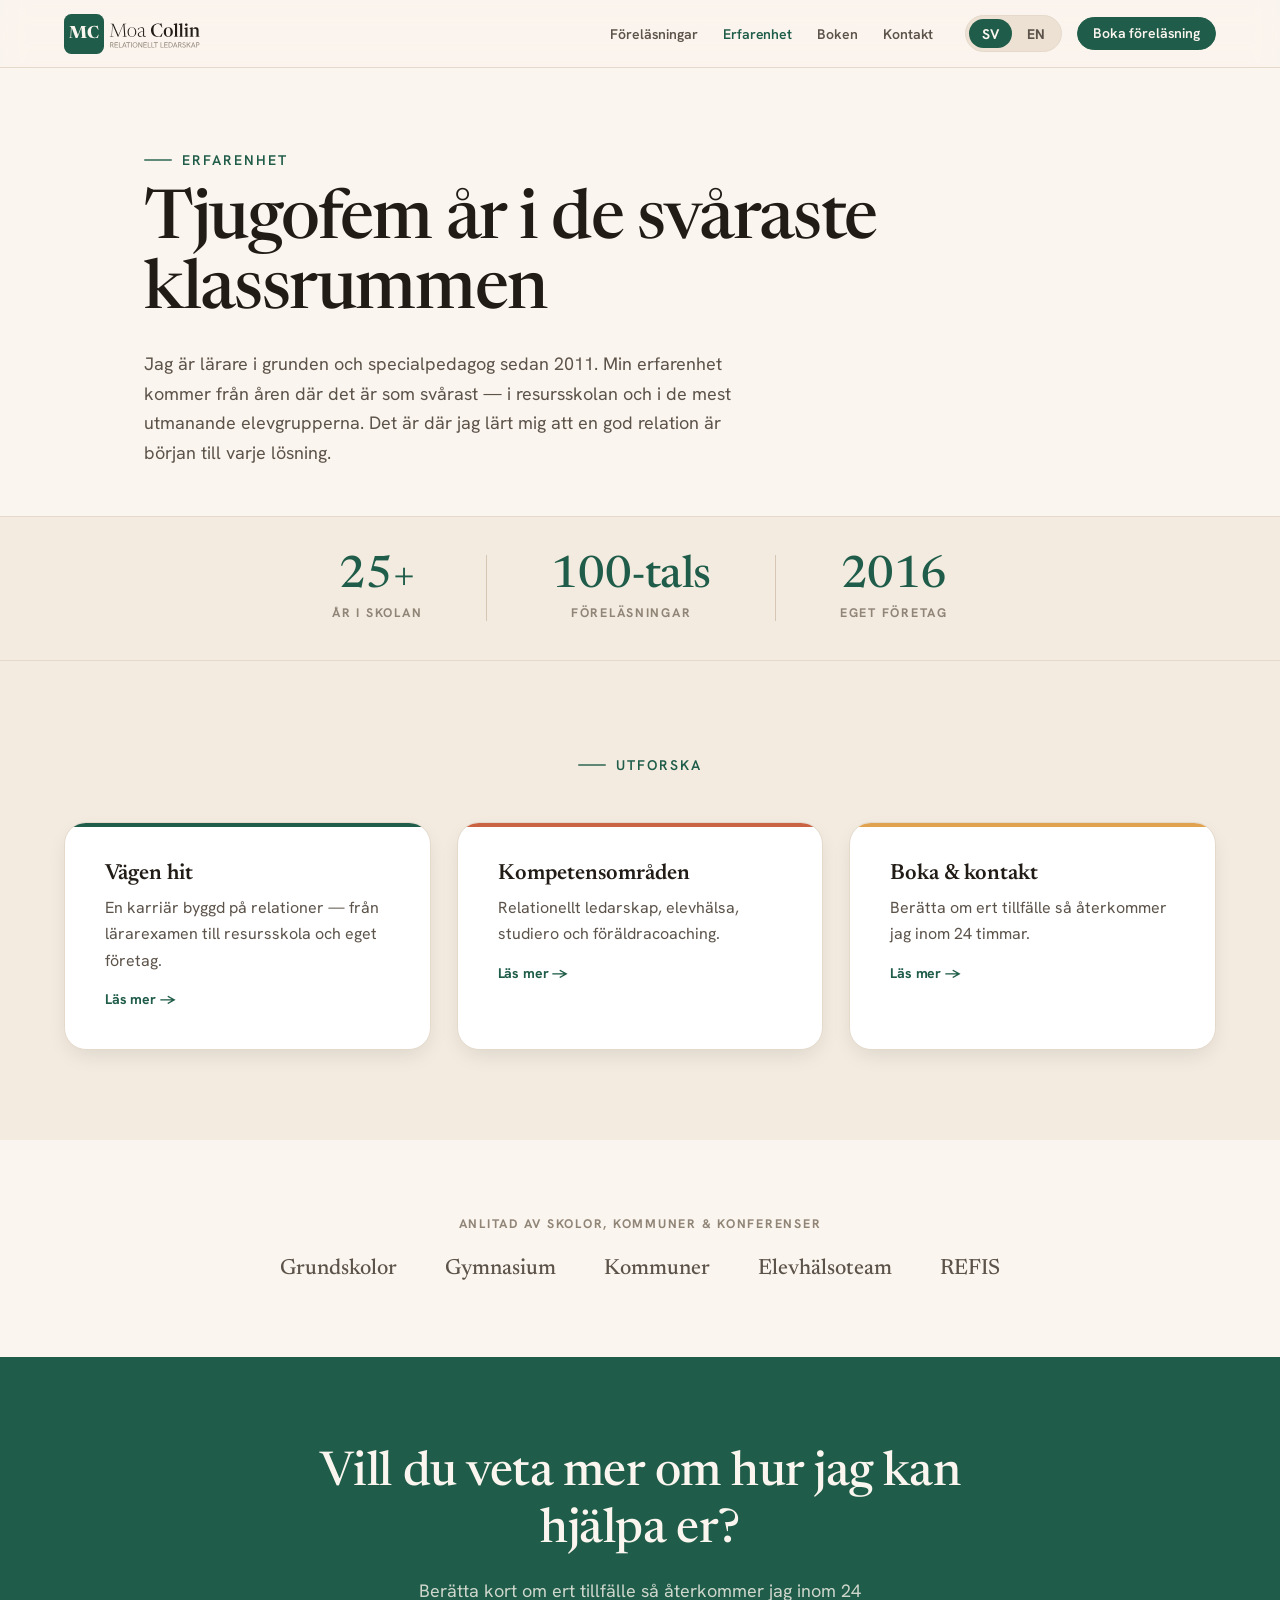
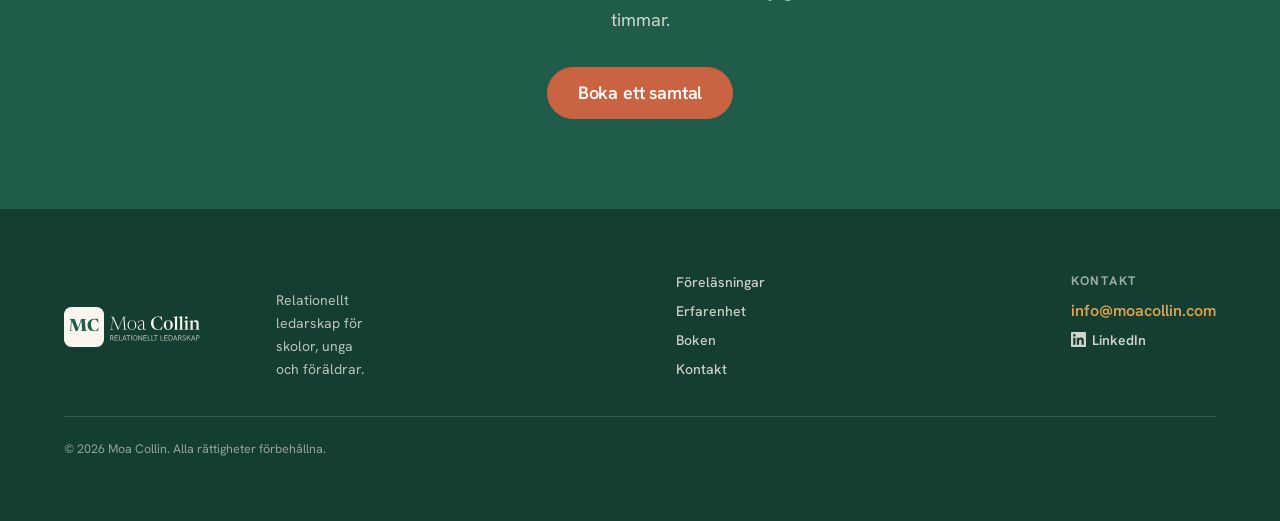
<file: public/erfarenhet.html>
<!DOCTYPE html>
<html lang="sv">
<head>
  <meta charset="utf-8">
  <meta name="viewport" content="width=device-width, initial-scale=1">
  <title>Erfarenhet — Moa Collin | Tjugofem år i de svåraste klassrummen</title>
  <meta name="description" content="Moa Collins erfarenhet: tjugofem år i de svåraste klassrummen, specialpedagog sedan 2011, eget företag sedan 2016. Karriär, kompetensområden och referenser.">
  <link rel="canonical" href="https://moacollin.com/erfarenhet">
  <meta property="og:type" content="website">
  <meta property="og:locale" content="sv_SE">
  <meta property="og:site_name" content="Moa Collin">
  <meta property="og:title" content="Erfarenhet — Moa Collin">
  <meta property="og:description" content="Tjugofem år i de svåraste klassrummen. Relationellt ledarskap för skolor, unga och föräldrar.">
  <meta property="og:url" content="https://moacollin.com/erfarenhet">
  <meta property="og:image" content="https://moacollin.com/assets/og.png">
  <meta property="og:image:width" content="1200">
  <meta property="og:image:height" content="630">
  <meta name="twitter:card" content="summary_large_image">
  <meta name="twitter:image" content="https://moacollin.com/assets/og.png">
  <link rel="preconnect" href="https://fonts.googleapis.com">
  <link rel="preconnect" href="https://fonts.gstatic.com" crossorigin>
  <link rel="icon" type="image/png" sizes="32x32" href="/favicon/favicon-32x32.png">
  <link rel="icon" type="image/png" sizes="16x16" href="/favicon/favicon-16x16.png">
  <link rel="shortcut icon" href="/favicon/favicon.ico">
  <link rel="apple-touch-icon" sizes="180x180" href="/favicon/apple-touch-icon.png">
  <link rel="manifest" href="/favicon/site.webmanifest">
  <meta name="theme-color" content="#1F5C49">
  <link rel="stylesheet" href="/assets/styles.css?v=2">
  <script type="application/ld+json">
{
  "@context": "https://schema.org",
  "@graph": [
    {
      "@type": "ProfilePage",
      "url": "https://moacollin.com/erfarenhet",
      "name": "Erfarenhet — Moa Collin",
      "mainEntity": {
        "@type": "Person",
        "@id": "https://moacollin.com/#person",
        "name": "Moa Collin",
        "url": "https://moacollin.com/",
        "image": "https://moacollin.com/assets/moa.webp",
        "jobTitle": "Föreläsare, coach & författare",
        "description": "Föreläsare, coach och författare inom relationellt ledarskap. Hjälper skolor, unga och föräldrar att bygga relationer som skapar lugn, motivation och lust att lära.",
        "sameAs": [
          "https://www.linkedin.com/in/moa-collin-28b654109/"
        ],
        "knowsAbout": [
          "Relationellt ledarskap",
          "Specialpedagogik",
          "Elevhälsa",
          "Studiero",
          "Föräldracoaching"
        ]
      }
    },
    {
      "@type": "BreadcrumbList",
      "itemListElement": [
        {
          "@type": "ListItem",
          "position": 1,
          "name": "Hem",
          "item": "https://moacollin.com/"
        },
        {
          "@type": "ListItem",
          "position": 2,
          "name": "Erfarenhet",
          "item": "https://moacollin.com/erfarenhet"
        }
      ]
    }
  ]
}
  </script>
</head>
<body data-page="experience">
  <a class="skip-link" href="#app">Hoppa till innehåll</a>
  <header class="site-header" id="site-header"></header>
  <main id="app">
    <noscript>
      <section class="section"><div class="inner-md">
        <h1>Moa Collin — Erfarenhet</h1>
        <p>Tjugofem år i de svåraste klassrummen. Specialpedagog sedan 2011, eget företag sedan 2016.
        Kontakt: <a href="mailto:info@moacollin.com">info@moacollin.com</a></p>
      </div></section>
    </noscript>
  </main>
  <footer class="site-footer" id="site-footer"></footer>
  <script src="/assets/app.js?v=2"></script>
</body>
</html>
</file>
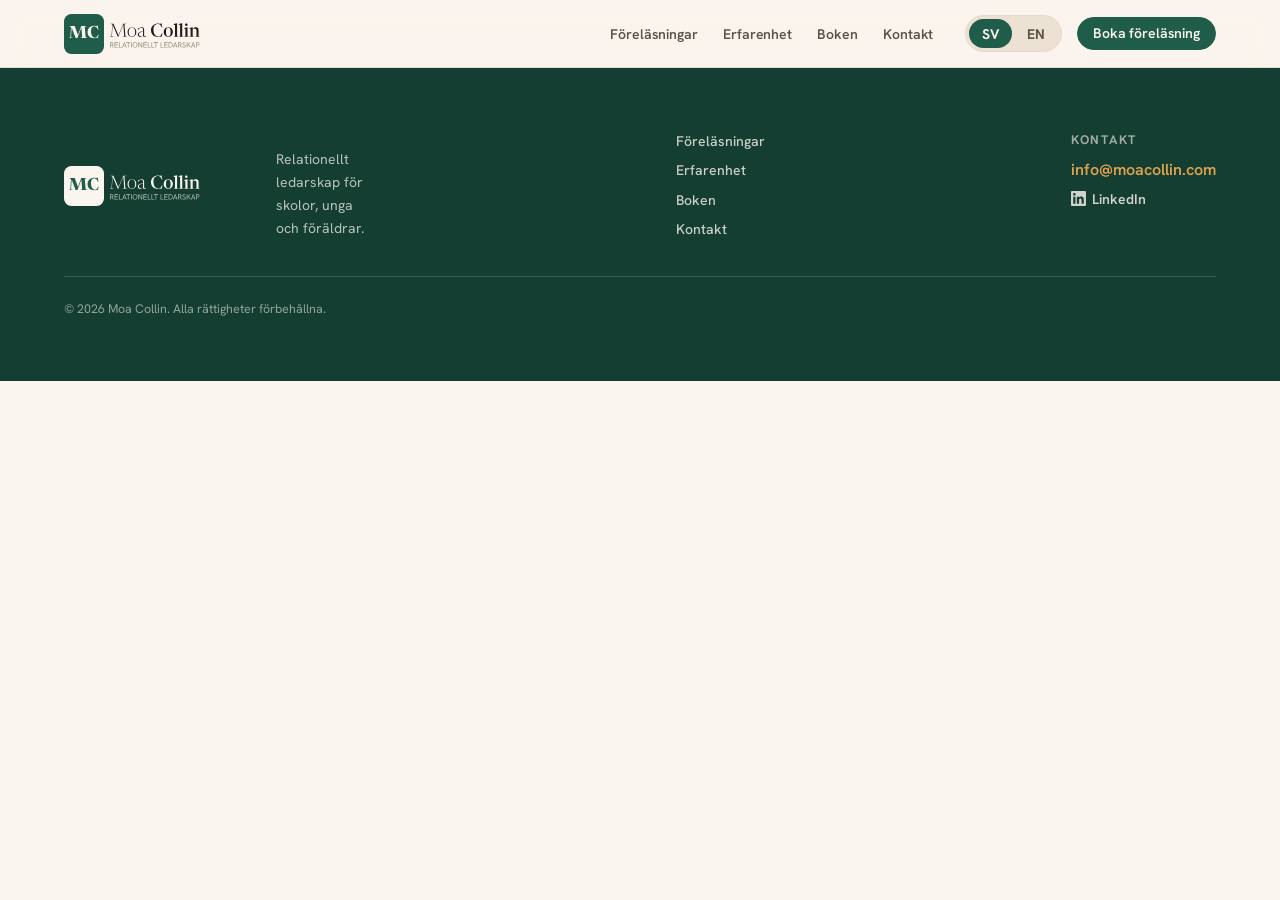
<file: public/forelasning-skola.html>
<!DOCTYPE html>
<html lang="sv">
<head>
  <meta charset="utf-8">
  <meta name="viewport" content="width=device-width, initial-scale=1">
  <title>Föreläsning för skolor — Moa Collin | Relationellt ledarskap</title>
  <meta name="description" content="Föreläsning och handledning för skolor: relationellt ledarskap i utmanande grupper — konkreta verktyg för pedagoger och elevhälsa.">
  <link rel="canonical" href="https://moacollin.com/forelasning-skola">
  <meta property="og:type" content="article">
  <meta property="og:locale" content="sv_SE">
  <meta property="og:site_name" content="Moa Collin">
  <meta property="og:title" content="Föreläsning för skolor — Moa Collin">
  <meta property="og:description" content="Relationellt ledarskap i utmanande grupper — konkreta verktyg för pedagoger och elevhälsa.">
  <meta property="og:url" content="https://moacollin.com/forelasning-skola">
  <meta property="og:image" content="https://moacollin.com/assets/og.png">
  <meta property="og:image:width" content="1200">
  <meta property="og:image:height" content="630">
  <meta name="twitter:card" content="summary_large_image">
  <meta name="twitter:image" content="https://moacollin.com/assets/og.png">
  <link rel="preconnect" href="https://fonts.googleapis.com">
  <link rel="preconnect" href="https://fonts.gstatic.com" crossorigin>
  <link rel="icon" type="image/png" sizes="32x32" href="/favicon/favicon-32x32.png">
  <link rel="icon" type="image/png" sizes="16x16" href="/favicon/favicon-16x16.png">
  <link rel="shortcut icon" href="/favicon/favicon.ico">
  <link rel="apple-touch-icon" sizes="180x180" href="/favicon/apple-touch-icon.png">
  <link rel="manifest" href="/favicon/site.webmanifest">
  <meta name="theme-color" content="#1F5C49">
  <link rel="stylesheet" href="/assets/styles.css?v=2">
  <script type="application/ld+json">
{
  "@context": "https://schema.org",
  "@graph": [
    {
      "@type": "Service",
      "name": "Föreläsning för skolor",
      "serviceType": "Föreläsning",
      "url": "https://moacollin.com/forelasning-skola",
      "description": "Relationellt ledarskap i utmanande grupper — konkreta verktyg för pedagoger och elevhälsa.",
      "provider": {
        "@type": "Person",
        "name": "Moa Collin",
        "url": "https://moacollin.com/"
      },
      "areaServed": {
        "@type": "Country",
        "name": "Sverige"
      },
      "audience": {
        "@type": "Audience",
        "audienceType": "Skolor, lärare och elevhälsoteam"
      }
    },
    {
      "@type": "BreadcrumbList",
      "itemListElement": [
        {
          "@type": "ListItem",
          "position": 1,
          "name": "Hem",
          "item": "https://moacollin.com/"
        },
        {
          "@type": "ListItem",
          "position": 2,
          "name": "Föreläsning för skolor",
          "item": "https://moacollin.com/forelasning-skola"
        }
      ]
    }
  ]
}
  </script>
</head>
<body data-page="skola">
  <a class="skip-link" href="#app">Hoppa till innehåll</a>
  <header class="site-header" id="site-header"></header>
  <main id="app">
    <noscript>
      <section class="section"><div class="inner-md">
        <h1>Föreläsning för skolor</h1>
        <p>Relationellt ledarskap i utmanande grupper — konkreta verktyg för pedagoger och elevhälsa.</p>
        <p>Boka: <a href="mailto:info@moacollin.com">info@moacollin.com</a></p>
      </div></section>
    </noscript>
  </main>
  <footer class="site-footer" id="site-footer"></footer>
  <script src="/assets/app.js?v=2"></script>
</body>
</html>
</file>
<file: assets/styles.css>
/* ==========================================================================
   Moa Collin — site styles
   Design tokens + component reproductions from the "Moa Collin Design System"
   (colors, typography, spacing, Logo, Button, Eyebrow, Card, LanguageToggle).
   ========================================================================== */

@import url('https://fonts.googleapis.com/css2?family=Newsreader:ital,opsz,wght@0,6..72,400;0,6..72,500;0,6..72,600;1,6..72,400;1,6..72,500&family=Hanken+Grotesk:wght@400;500;600;700;800&display=swap');

:root {
  /* ---- Warm neutrals (paper) ---- */
  --paper: #FAF5EE; --paper-2: #F3EBE0; --paper-3: #ECE1D3; --white: #FFFFFF;
  --ink: #221C17; --ink-2: #5C534A; --ink-3: #908577;
  --line: #E5D9CB; --line-strong: #D6C7B4;
  /* ---- Brand: Pine ---- */
  --pine: #1F5C49; --pine-deep: #143E32; --pine-bright: #2C7A60; --pine-soft: #DCEAE2; --pine-tint: #EDF4EF;
  /* ---- Accent: Clay ---- */
  --clay: #C96342; --clay-deep: #A84B2E; --clay-soft: #F6E1D7; --clay-tint: #FBEEE7;
  /* ---- Amber ---- */
  --amber: #E0A24E; --amber-soft: #F8E9CF;
  --success: #2C7A60; --error: #B23B2E;

  /* Semantic aliases */
  --surface-page: var(--paper); --surface-alt: var(--paper-2); --surface-card: var(--white); --surface-sunken: var(--paper-3);
  --surface-brand: var(--pine); --surface-brand-deep: var(--pine-deep); --surface-brand-soft: var(--pine-soft); --surface-accent-soft: var(--clay-soft);
  --text-primary: var(--ink); --text-secondary: var(--ink-2); --text-tertiary: var(--ink-3);
  --text-on-brand: var(--paper); --text-on-accent: var(--white); --text-brand: var(--pine); --text-accent: var(--clay);
  --border-subtle: var(--line); --border-strong: var(--line-strong); --border-brand: var(--pine);
  --accent: var(--pine); --accent-hover: var(--pine-deep); --accent-warm: var(--clay); --accent-warm-hover: var(--clay-deep);
  --focus-ring: color-mix(in srgb, var(--pine) 45%, transparent);

  /* ---- Fonts ---- */
  --font-display: 'Newsreader', Georgia, 'Times New Roman', serif;
  --font-sans: 'Hanken Grotesk', system-ui, -apple-system, 'Segoe UI', sans-serif;
  --weight-regular: 400; --weight-medium: 500; --weight-semibold: 600; --weight-bold: 700; --weight-black: 800;

  /* ---- Type scale ---- */
  --text-xs: 0.78rem; --text-sm: 0.875rem; --text-base: 1rem; --text-md: 1.125rem; --text-lg: 1.375rem;
  --text-xl: 1.75rem; --text-2xl: 2.25rem; --text-3xl: 3rem; --text-4xl: 4rem; --text-5xl: 5.25rem;
  --leading-tight: 1.04; --leading-snug: 1.18; --leading-normal: 1.5; --leading-relaxed: 1.65;
  --tracking-tight: -0.02em; --tracking-snug: -0.01em; --tracking-normal: 0; --tracking-wide: 0.04em; --tracking-label: 0.14em;

  /* ---- Spacing ---- */
  --space-1: 0.25rem; --space-2: 0.5rem; --space-3: 0.75rem; --space-4: 1rem; --space-5: 1.5rem;
  --space-6: 2rem; --space-7: 2.5rem; --space-8: 3rem; --space-9: 4rem; --space-10: 5rem; --space-11: 7rem; --space-12: 9rem;
  --radius-xs: 4px; --radius-sm: 8px; --radius-md: 14px; --radius-lg: 22px; --radius-xl: 32px; --radius-pill: 999px; --radius-circle: 50%;
  --shadow-xs: 0 1px 2px rgba(34,28,23,.05); --shadow-sm: 0 2px 6px -1px rgba(34,28,23,.08);
  --shadow-md: 0 8px 22px -6px rgba(34,28,23,.13); --shadow-lg: 0 20px 48px -14px rgba(34,28,23,.18);
  --shadow-xl: 0 32px 72px -20px rgba(34,28,23,.24);
  --container-sm: 640px; --container-md: 860px; --container-lg: 1120px; --container-xl: 1320px;
  --gutter: clamp(1.25rem, 5vw, 4rem);
  --ease-out: cubic-bezier(0.22,0.61,0.36,1); --dur-fast: 140ms; --dur-base: 220ms; --dur-slow: 420ms;
}

/* ---- Reset / base ---- */
* { box-sizing: border-box; }
html, body { margin: 0; padding: 0; }
html { scroll-behavior: smooth; }
body {
  background: var(--surface-page);
  color: var(--text-primary);
  font-family: var(--font-sans);
  -webkit-font-smoothing: antialiased;
  text-rendering: optimizeLegibility;
}
a { color: inherit; }
:focus-visible { outline: 2px solid var(--focus-ring); outline-offset: 2px; border-radius: var(--radius-xs); }
img { max-width: 100%; display: block; }

/* ---- Layout helpers ---- */
.container { margin: 0 auto; padding-left: var(--gutter); padding-right: var(--gutter); }
.container.xl { max-width: var(--container-xl); }
.container.lg { max-width: var(--container-lg); }
.container.md { max-width: var(--container-md); }
.container.sm { max-width: var(--container-sm); }

/* ==========================================================================
   Header
   ========================================================================== */
.site-header {
  position: sticky; top: 0; z-index: 50;
  background: color-mix(in srgb, var(--paper) 82%, transparent);
  backdrop-filter: saturate(1.4) blur(12px);
  border-bottom: 1px solid var(--line);
}
.site-header .bar {
  max-width: var(--container-xl); margin: 0 auto;
  padding: 0.85rem var(--gutter);
  display: flex; align-items: center; gap: 2rem;
}
.site-header .brand { display: inline-flex; text-decoration: none; }
.site-nav { display: flex; gap: 1.6rem; margin-left: auto; align-items: center; }
.site-nav a {
  font-family: var(--font-sans); font-size: var(--text-sm); font-weight: 600;
  color: var(--text-secondary); text-decoration: none; letter-spacing: var(--tracking-snug);
  transition: color var(--dur-base) var(--ease-out);
}
.site-nav a:hover { color: var(--text-brand); }
.site-nav a[aria-current="page"] { color: var(--text-brand); }
.header-actions { display: flex; align-items: center; gap: 0.9rem; }
.header-actions .booknav { display: none; }
@media (min-width: 720px) { .header-actions .booknav { display: inline-flex; } }

/* Hamburger toggle — hidden on desktop, shown on mobile */
.menu-toggle {
  display: none; align-items: center; justify-content: center;
  width: 44px; height: 44px; padding: 0; border: 1px solid var(--border-subtle);
  background: var(--surface-card); border-radius: var(--radius-md); cursor: pointer;
  color: var(--text-primary); transition: border-color var(--dur-base) var(--ease-out);
}
.menu-toggle:hover { border-color: var(--border-strong); }

/* Collapse nav on small screens */
@media (max-width: 860px) {
  .site-nav { display: none; }
  .site-header .bar { gap: 1rem; }
  .menu-toggle { display: inline-flex; }
  /* .site-nav's margin-left:auto normally pushes the actions right; it's hidden
     here, so push the actions cluster right explicitly. */
  .header-actions { margin-left: auto; }
}

/* ---- Mobile drawer (slides in from the right) ---- */
.drawer-overlay {
  position: fixed; inset: 0; z-index: 55;
  background: rgba(34, 28, 23, 0.45); backdrop-filter: blur(2px);
  opacity: 0; visibility: hidden; transition: opacity var(--dur-base) var(--ease-out), visibility var(--dur-base);
}
.drawer-overlay.open { opacity: 1; visibility: visible; }

.drawer {
  position: fixed; top: 0; right: 0; z-index: 60;
  height: 100%; width: min(86vw, 360px);
  background: var(--surface-page); border-left: 1px solid var(--line);
  box-shadow: var(--shadow-xl);
  transform: translateX(100%); transition: transform var(--dur-slow) var(--ease-out);
  display: flex; flex-direction: column; padding: 1.1rem var(--space-6) var(--space-7);
  overflow-y: auto; overscroll-behavior: contain;
}
.drawer.open { transform: translateX(0); }
.drawer-top { display: flex; align-items: center; justify-content: space-between; margin-bottom: 2rem; }
.drawer-close {
  width: 44px; height: 44px; display: inline-flex; align-items: center; justify-content: center;
  border: 1px solid var(--border-subtle); background: var(--surface-card); border-radius: var(--radius-md);
  cursor: pointer; color: var(--text-primary);
}
.drawer-close:hover { border-color: var(--border-strong); }
.drawer-nav { display: flex; flex-direction: column; gap: 0.35rem; }
.drawer-nav a {
  font-family: var(--font-display); font-size: var(--text-xl); font-weight: 500;
  color: var(--text-primary); text-decoration: none; padding: 0.6rem 0;
  border-bottom: 1px solid var(--line); letter-spacing: var(--tracking-snug);
}
.drawer-nav a[aria-current="page"] { color: var(--text-brand); }
.drawer-foot { margin-top: auto; padding-top: 2rem; display: flex; flex-direction: column; gap: 1.2rem; }
.drawer-foot .lang-toggle { align-self: flex-start; }
body.drawer-open { overflow: hidden; }
@media (min-width: 861px) { .drawer, .drawer-overlay { display: none; } }

/* ==========================================================================
   Buttons
   ========================================================================== */
.btn {
  display: inline-flex; align-items: center; justify-content: center; gap: 0.5rem;
  font-family: var(--font-sans); font-weight: var(--weight-semibold); font-size: var(--text-base);
  line-height: 1.1; letter-spacing: var(--tracking-snug);
  border-radius: var(--radius-pill); cursor: pointer; text-decoration: none;
  padding: 0.72rem 1.35rem; border: 1.5px solid transparent; white-space: nowrap;
  transition: transform var(--dur-fast) var(--ease-out), background var(--dur-base) var(--ease-out),
              border-color var(--dur-base) var(--ease-out), box-shadow var(--dur-base) var(--ease-out);
}
.btn.sm { padding: 0.5rem 0.95rem; font-size: var(--text-sm); gap: 0.4rem; }
.btn.lg { padding: 0.95rem 1.85rem; font-size: var(--text-md); gap: 0.6rem; }
.btn-primary { background: var(--accent); color: var(--text-on-brand); border-color: var(--accent); }
.btn-primary:hover { background: var(--accent-hover); border-color: var(--accent-hover); transform: translateY(-1px); }
.btn-accent { background: var(--accent-warm); color: var(--text-on-accent); border-color: var(--accent-warm); }
.btn-accent:hover { background: var(--accent-warm-hover); border-color: var(--accent-warm-hover); transform: translateY(-1px); }
.btn-secondary { background: transparent; color: var(--text-primary); border-color: var(--border-strong); }
.btn-secondary:hover { border-color: var(--accent); color: var(--text-brand); transform: translateY(-1px); }
.btn:active { transform: translateY(0) scale(0.98); }

/* ==========================================================================
   Eyebrow
   ========================================================================== */
.eyebrow {
  display: inline-flex; align-items: center; gap: 0.65rem;
  font-family: var(--font-sans); font-size: var(--text-sm); font-weight: var(--weight-semibold);
  letter-spacing: var(--tracking-label); text-transform: uppercase; color: var(--text-brand);
}
.eyebrow::before { content: ""; width: 1.75rem; height: 2px; background: currentColor; border-radius: 2px; opacity: 0.7; }
.eyebrow.warm { color: var(--text-accent); }
.eyebrow.muted { color: var(--text-tertiary); }

/* ==========================================================================
   Card
   ========================================================================== */
.card {
  position: relative; border-radius: var(--radius-lg); padding: var(--space-7); overflow: hidden;
  background: var(--surface-card); border: 1px solid var(--border-subtle); box-shadow: var(--shadow-md);
  transition: transform var(--dur-base) var(--ease-out), box-shadow var(--dur-base) var(--ease-out);
}
.card .accent-edge { position: absolute; top: 0; left: 0; right: 0; height: 4px; }
.card .accent-edge.brand { background: var(--pine); }
.card .accent-edge.warm { background: var(--clay); }
.card .accent-edge.amber { background: var(--amber); }
.card.link { text-decoration: none; color: inherit; display: block; }
.card.link:hover { transform: translateY(-3px); box-shadow: var(--shadow-lg); }
.card h3 { font-family: var(--font-display); font-weight: 600; font-size: var(--text-lg); color: var(--text-primary); margin: 0 0 0.6rem; }
.card p { font-family: var(--font-sans); font-size: var(--text-base); line-height: var(--leading-relaxed); color: var(--text-secondary); margin: 0; }

/* ==========================================================================
   Language toggle
   ========================================================================== */
.lang-toggle {
  display: inline-flex; padding: 3px; gap: 2px; background: var(--paper-3);
  border-radius: var(--radius-pill); border: 1px solid var(--border-subtle);
}
.lang-toggle.paper { background: color-mix(in srgb, var(--paper) 18%, transparent); border-color: color-mix(in srgb, var(--paper) 22%, transparent); }
.lang-toggle button {
  border: none; cursor: pointer; font-family: var(--font-sans); font-size: var(--text-sm);
  font-weight: var(--weight-bold); letter-spacing: var(--tracking-wide);
  padding: 0.32rem 0.78rem; border-radius: var(--radius-pill); background: transparent; color: var(--text-secondary);
  transition: background var(--dur-base) var(--ease-out), color var(--dur-base) var(--ease-out);
}
.lang-toggle button[aria-pressed="true"] { background: var(--pine); color: var(--paper); }
.lang-toggle.paper button { color: var(--paper); }
.lang-toggle.paper button[aria-pressed="true"] { background: var(--paper); color: var(--pine); }

/* ==========================================================================
   Sections
   ========================================================================== */
.hero { background: var(--surface-page); }
.hero .inner { max-width: var(--container-lg); margin: 0 auto; padding: clamp(3rem,6vw,5rem) var(--gutter) clamp(2rem,4vw,3rem); }
.hero h1 {
  font-family: var(--font-display); font-weight: 500; font-size: clamp(2.6rem,5.5vw,4.25rem);
  line-height: var(--leading-tight); letter-spacing: var(--tracking-tight); color: var(--text-primary);
  margin: 1.1rem 0 1.3rem; max-width: 18ch;
}
.hero .lead { font-family: var(--font-sans); font-size: var(--text-md); line-height: var(--leading-relaxed); color: var(--text-secondary); max-width: 60ch; margin: 0; }

.statband { border-top: 1px solid var(--line); border-bottom: 1px solid var(--line); background: var(--surface-alt); }
.statband .inner {
  max-width: var(--container-lg); margin: 0 auto; padding: clamp(1.8rem,3vw,2.6rem) var(--gutter);
  display: flex; gap: clamp(1.5rem,5vw,4rem); flex-wrap: wrap; justify-content: center; align-items: stretch;
}
.stat { display: flex; align-items: center; gap: clamp(1.5rem,5vw,4rem); }
.stat .divider { width: 1px; align-self: stretch; background: var(--line-strong); }
.stat .body { display: flex; flex-direction: column; align-items: center; text-align: center; gap: 0.35rem; }
.stat .figure { font-family: var(--font-display); font-size: clamp(2rem,3.5vw,3rem); font-weight: 500; line-height: 1; color: var(--text-brand); letter-spacing: var(--tracking-snug); }
.stat .label { font-family: var(--font-sans); font-size: var(--text-xs); font-weight: 700; letter-spacing: var(--tracking-label); text-transform: uppercase; color: var(--text-tertiary); }

.section { background: var(--surface-page); }
.section.alt { background: var(--surface-alt); }
.section .inner-md { max-width: var(--container-md); margin: 0 auto; padding: clamp(3.5rem,7vw,6rem) var(--gutter); }
.section .inner-lg { max-width: var(--container-lg); margin: 0 auto; padding: clamp(3rem,6vw,5rem) var(--gutter); }
.section .inner-xl { max-width: var(--container-xl); margin: 0 auto; padding: clamp(3.5rem,7vw,6rem) var(--gutter); }
.section-head { margin-bottom: 3rem; }
.section-head.center { text-align: center; }
.section-head h2 { font-family: var(--font-display); font-weight: 600; font-size: clamp(1.8rem,3.5vw,2.6rem); letter-spacing: var(--tracking-snug); color: var(--text-primary); margin: 1rem 0 0; }
.section-head.big h2 { font-size: clamp(2rem,4vw,3rem); }
.section-head .lead { font-family: var(--font-sans); font-size: var(--text-md); line-height: var(--leading-relaxed); color: var(--text-secondary); max-width: 60ch; margin: 1rem auto 0; }

/* Timeline */
.timeline { display: flex; flex-direction: column; }
.tl-row { display: grid; grid-template-columns: 108px 1fr; gap: clamp(1rem,3vw,2rem); align-items: start; }
.tl-year { font-family: var(--font-display); font-size: var(--text-lg); font-weight: 600; color: var(--text-brand); padding-top: 2px; text-align: right; }
.tl-body { position: relative; padding: 0 0 2.4rem 1.9rem; border-left: 2px solid var(--line-strong); }
.tl-dot { position: absolute; left: -9px; top: 4px; width: 16px; height: 16px; border-radius: 50%; background: var(--pine); border: 3px solid var(--surface-page); }
.section.alt .tl-dot { border-color: var(--surface-alt); }
.tl-body h3 { font-family: var(--font-display); font-weight: 600; font-size: var(--text-lg); color: var(--text-primary); margin: 0 0 0.4rem; }
.tl-body p { font-family: var(--font-sans); font-size: var(--text-base); line-height: var(--leading-relaxed); color: var(--text-secondary); margin: 0; max-width: 52ch; }

/* Expertise grid */
.grid-cards { display: grid; grid-template-columns: repeat(auto-fit, minmax(240px,1fr)); gap: 1.6rem; }

/* Clients */
.clients { text-align: center; }
.clients .label { font-family: var(--font-sans); font-size: var(--text-xs); letter-spacing: var(--tracking-label); text-transform: uppercase; font-weight: 700; color: var(--text-tertiary); margin: 0 0 1.6rem; }
.clients .row { display: flex; gap: clamp(1.5rem,4vw,3rem); flex-wrap: wrap; justify-content: center; align-items: center; }
.clients .row span { font-family: var(--font-display); font-size: var(--text-lg); font-weight: 500; color: var(--text-secondary); }

/* CTA */
.cta { background: var(--pine); color: var(--text-on-brand); }
.cta .inner { max-width: var(--container-md); margin: 0 auto; padding: clamp(3.5rem,7vw,6rem) var(--gutter); text-align: center; }
.cta h2 { font-family: var(--font-display); font-weight: 500; font-size: clamp(2rem,4vw,3rem); line-height: var(--leading-snug); letter-spacing: var(--tracking-snug); margin: 0 0 1rem; }
.cta p { font-family: var(--font-sans); font-size: var(--text-md); line-height: var(--leading-relaxed); color: color-mix(in srgb, var(--paper) 80%, transparent); margin: 0 auto 2rem; max-width: 46ch; }
.cta .email-line { margin-top: 1.4rem; }
.cta .email-line a { color: var(--amber); font-weight: 600; text-decoration: none; }

/* Section hub (overview) */
.hub { display: grid; grid-template-columns: repeat(auto-fit, minmax(260px,1fr)); gap: 1.6rem; }
.hub .card .more { display: inline-flex; align-items: center; gap: 0.4rem; margin-top: 1rem; font-family: var(--font-sans); font-weight: 700; font-size: var(--text-sm); color: var(--text-brand); letter-spacing: var(--tracking-snug); }
.hub .card:hover .more { color: var(--accent-hover); }

/* ==========================================================================
   Footer
   ========================================================================== */
.site-footer { background: var(--pine-deep); color: var(--text-on-brand); }
.site-footer .inner { max-width: var(--container-xl); margin: 0 auto; padding: clamp(2.8rem,5vw,4rem) var(--gutter); }
.site-footer .top {
  display: flex; gap: 2rem; flex-wrap: wrap; justify-content: space-between; align-items: flex-start;
  padding-bottom: 2.2rem; border-bottom: 1px solid color-mix(in srgb, var(--paper) 16%, transparent);
}
.site-footer .about { max-width: 34ch; }
.site-footer .about p { font-family: var(--font-sans); font-size: var(--text-sm); line-height: var(--leading-relaxed); color: color-mix(in srgb, var(--paper) 72%, transparent); margin: 1rem 0 0; }
.site-footer .links { display: flex; flex-direction: column; gap: 0.7rem; }
.site-footer .links a { font-family: var(--font-sans); font-size: var(--text-sm); font-weight: 500; color: color-mix(in srgb, var(--paper) 80%, transparent); text-decoration: none; }
.site-footer .links a:hover { color: var(--paper); }
.site-footer .contact .label { font-family: var(--font-sans); font-size: var(--text-xs); letter-spacing: var(--tracking-label); text-transform: uppercase; font-weight: 700; color: color-mix(in srgb, var(--paper) 60%, transparent); margin: 0 0 0.7rem; }
.site-footer .contact .email { font-family: var(--font-sans); font-size: var(--text-base); color: var(--amber); text-decoration: none; font-weight: 600; display: block; }
.site-footer .contact .linkedin { font-family: var(--font-sans); font-size: var(--text-sm); color: color-mix(in srgb, var(--paper) 82%, transparent); text-decoration: none; font-weight: 600; display: inline-flex; align-items: center; gap: 0.4rem; margin-top: 0.6rem; }
.site-footer .contact .linkedin:hover { color: var(--paper); }
.site-footer .rights { font-family: var(--font-sans); font-size: var(--text-xs); color: color-mix(in srgb, var(--paper) 55%, transparent); margin: 1.5rem 0 0; }

/* Skip link */
.skip-link { position: absolute; left: -9999px; top: 0; background: var(--pine); color: var(--paper); padding: 0.6rem 1rem; border-radius: var(--radius-sm); z-index: 100; }
.skip-link:focus { left: 1rem; top: 1rem; }

/* ==========================================================================
   Homepage
   ========================================================================== */
/* Anchored sections clear the sticky header */
#om, #forelasningar, #bok, #boka { scroll-margin-top: 84px; }

/* Hero */
.home-hero { background: var(--surface-page); overflow: hidden; }
.hh-inner {
  max-width: var(--container-xl); margin: 0 auto;
  padding: clamp(3rem,7vw,6rem) var(--gutter);
  display: grid; grid-template-columns: 1.05fr 0.95fr; gap: clamp(2rem,5vw,4.5rem); align-items: center;
}
.hh-title {
  font-family: var(--font-display); font-weight: 400; font-size: clamp(2.8rem,6vw,5.25rem);
  line-height: var(--leading-tight); letter-spacing: var(--tracking-tight); color: var(--text-primary);
  margin: 1.1rem 0 1.3rem;
}
.hh-title .accent { color: var(--text-brand); }
.hh-lead { font-family: var(--font-sans); font-size: var(--text-md); line-height: var(--leading-relaxed); color: var(--text-secondary); max-width: 46ch; margin: 0 0 2rem; }
.hh-actions { display: flex; gap: 0.9rem; flex-wrap: wrap; }
.hh-media { position: relative; }
.hh-media-bg { position: absolute; inset: 1.5rem -1.5rem -1.5rem 1.5rem; background: var(--pine-soft); border-radius: var(--radius-xl); }
.hh-frame { position: relative; border-radius: var(--radius-xl); overflow: hidden; box-shadow: var(--shadow-lg); border: 6px solid var(--white); }
.hh-frame img { width: 100%; height: clamp(340px,40vw,520px); object-fit: cover; object-position: center 30%; display: block; }

/* Credentials strip (smaller variant of the stat band) */
.statband.creds .figure { font-size: clamp(1.8rem,3vw,2.4rem); }
.statband.creds .inner { padding: clamp(1.6rem,3vw,2.4rem) var(--gutter); gap: clamp(1.5rem,4vw,3.5rem); }

/* About */
.about-sec { background: var(--surface-page); }
.about { display: grid; grid-template-columns: 0.85fr 1.15fr; gap: clamp(2rem,5vw,4rem); align-items: center; }
.about-media { border-radius: var(--radius-lg); overflow: hidden; box-shadow: var(--shadow-md); }
.about-media img { width: 100%; height: 380px; object-fit: cover; object-position: center 25%; display: block; filter: saturate(0.92); }
.about-copy h2 { font-family: var(--font-display); font-weight: 600; font-size: clamp(2rem,4vw,3rem); line-height: var(--leading-snug); letter-spacing: var(--tracking-snug); color: var(--text-primary); margin: 1rem 0 1.4rem; }
.about-copy p { font-family: var(--font-sans); font-size: var(--text-md); line-height: var(--leading-relaxed); color: var(--text-secondary); margin: 0 0 1.1rem; max-width: 54ch; }
.about-copy p:last-child { margin-bottom: 0; }

/* Badge */
.badge { display: inline-flex; align-items: center; gap: 0.4rem; padding: 0.3rem 0.7rem; font-family: var(--font-sans); font-weight: var(--weight-semibold); font-size: var(--text-xs); letter-spacing: var(--tracking-wide); text-transform: uppercase; border-radius: var(--radius-pill); line-height: 1; white-space: nowrap; }
.badge.brand { background: var(--pine-soft); color: var(--pine-deep); }
.badge.warm { background: var(--clay-soft); color: var(--clay-deep); }
.badge.amber { background: var(--amber-soft); color: #8A5A12; }
.badge.neutral { background: var(--paper-3); color: var(--ink-2); }

/* Offering cards */
.card.offer h3 { font-size: var(--text-xl); margin: 1rem 0 0.7rem; }
.card.offer .more { display: inline-flex; align-items: center; gap: 0.4rem; margin-top: 1.4rem; font-family: var(--font-sans); font-weight: 700; font-size: var(--text-sm); color: var(--text-brand); letter-spacing: var(--tracking-snug); }
.card.offer:hover .more { color: var(--accent-hover); }

/* Quote band */
.quote-sec { background: var(--pine); color: var(--text-on-brand); }
.quote-sec .inner { max-width: var(--container-md); margin: 0 auto; padding: clamp(4rem,8vw,7rem) var(--gutter); text-align: center; }
.quote-sec .qmark { font-family: var(--font-display); font-size: 4rem; line-height: 0.5; color: var(--amber); display: block; }
.quote-sec .quote { font-family: var(--font-display); font-weight: 400; font-style: italic; font-size: clamp(1.8rem,4.5vw,3rem); line-height: var(--leading-snug); letter-spacing: var(--tracking-snug); margin: 1rem 0 1.6rem; }
.quote-sec .qwho { font-family: var(--font-sans); font-size: var(--text-sm); font-weight: 700; letter-spacing: var(--tracking-label); text-transform: uppercase; color: color-mix(in srgb, var(--paper) 75%, transparent); }

/* Book */
.book-sec { background: var(--surface-page); }
.book { display: grid; grid-template-columns: 0.8fr 1.2fr; gap: clamp(2rem,5vw,4.5rem); align-items: center; }
.book-cover-wrap { display: flex; justify-content: center; }
.book-cover { width: 230px; aspect-ratio: 3 / 4.3; background: linear-gradient(155deg, var(--pine) 0%, var(--pine-deep) 100%); border-radius: 4px 10px 10px 4px; box-shadow: var(--shadow-lg); padding: 1.6rem 1.4rem; display: flex; flex-direction: column; justify-content: space-between; border-left: 5px solid var(--pine-deep); }
.bc-rule { width: 2rem; height: 3px; background: var(--amber); display: block; margin-bottom: 1.1rem; }
.bc-kicker { font-family: var(--font-sans); font-size: var(--text-xs); letter-spacing: var(--tracking-label); text-transform: uppercase; color: color-mix(in srgb, var(--paper) 70%, transparent); font-weight: 700; }
.bc-title { font-family: var(--font-display); color: var(--paper); font-size: 1.7rem; line-height: 1.1; letter-spacing: -0.01em; }
.bc-title em { color: var(--amber); font-style: italic; }
.bc-who { font-family: var(--font-sans); font-size: var(--text-sm); font-weight: 600; color: color-mix(in srgb, var(--paper) 85%, transparent); }
.book-copy h2 { font-family: var(--font-display); font-weight: 600; font-size: clamp(2rem,4vw,3rem); letter-spacing: var(--tracking-snug); color: var(--text-primary); margin: 1rem 0 1.1rem; }
.book-copy p { font-family: var(--font-sans); font-size: var(--text-md); line-height: var(--leading-relaxed); color: var(--text-secondary); margin: 0 0 1.4rem; max-width: 50ch; }
.book-bullets { list-style: none; padding: 0; margin: 0 0 1.9rem; display: flex; flex-direction: column; gap: 0.6rem; }
.book-bullets li { display: flex; align-items: center; gap: 0.7rem; font-family: var(--font-sans); font-size: var(--text-base); color: var(--text-primary); }
.book-bullets .tick { width: 20px; height: 20px; border-radius: 50%; background: var(--pine-soft); color: var(--pine-deep); display: inline-flex; align-items: center; justify-content: center; font-size: 11px; font-weight: 700; flex: none; }
.book-buy { display: flex; align-items: center; gap: 1.3rem; flex-wrap: wrap; }
.book-buy .price { font-family: var(--font-display); font-size: var(--text-2xl); color: var(--text-primary); font-weight: 500; }

/* Booking form */
.center-eyebrow { display: flex; justify-content: center; }
.booking-card { padding: clamp(1.6rem,4vw,2.6rem); }
.booking-form { display: grid; grid-template-columns: 1fr 1fr; gap: 1.2rem 1.4rem; }
.booking-form .field { display: flex; flex-direction: column; gap: 0.4rem; }
.booking-form .span2 { grid-column: 1 / -1; }
.booking-form label { font-family: var(--font-sans); font-size: var(--text-sm); font-weight: var(--weight-semibold); color: var(--text-primary); letter-spacing: var(--tracking-snug); }
.booking-form .req { color: var(--clay); }
.control { width: 100%; font-family: var(--font-sans); font-size: var(--text-base); color: var(--text-primary); background: var(--surface-card); border: 1.5px solid var(--border-strong); border-radius: var(--radius-md); padding: 0.7rem 0.9rem; outline: none; box-sizing: border-box; transition: border-color var(--dur-base) var(--ease-out), box-shadow var(--dur-base) var(--ease-out); }
textarea.control { line-height: var(--leading-normal); resize: vertical; }
.control:focus { border-color: var(--accent); box-shadow: 0 0 0 3px var(--focus-ring); }
.select-wrap { position: relative; width: 100%; }
.select-wrap select { appearance: none; -webkit-appearance: none; padding-right: 2.4rem; cursor: pointer; }
.select-wrap .chev { position: absolute; right: 0.95rem; top: 50%; transform: translateY(-50%); pointer-events: none; color: var(--text-tertiary); font-size: 0.7rem; }
.booking-success { text-align: center; padding: 2rem 0; }
.booking-success .bs-check { width: 54px; height: 54px; border-radius: 50%; background: var(--pine-soft); color: var(--pine-deep); display: inline-flex; align-items: center; justify-content: center; font-size: 24px; margin: 0 auto 1rem; }
.booking-success .bs-title { font-family: var(--font-display); font-size: var(--text-xl); color: var(--text-primary); margin: 0 0 0.4rem; }
.booking-success .bs-note { font-family: var(--font-sans); font-size: var(--text-sm); color: var(--text-tertiary); margin: 0; }

/* Homepage responsive */
@media (max-width: 860px) {
  .hh-inner { grid-template-columns: 1fr; }
  .hh-media { order: -1; }
  .hh-media-bg { inset: 1rem -1rem -1rem 1rem; }
  .about { grid-template-columns: 1fr; }
  .book { grid-template-columns: 1fr; }
  .booking-form { grid-template-columns: 1fr; }
}

/* Booking form — honeypot (hidden from humans) + error message */
.booking-form .hp { position: absolute; left: -9999px; width: 1px; height: 1px; opacity: 0; pointer-events: none; }
.booking-form .form-error { font-family: var(--font-sans); font-size: var(--text-sm); color: var(--error); margin-top: -0.2rem; }
.booking-form .form-error a { color: var(--text-accent); font-weight: 600; }
.booking-form button[disabled] { opacity: 0.7; cursor: progress; }
</file>
